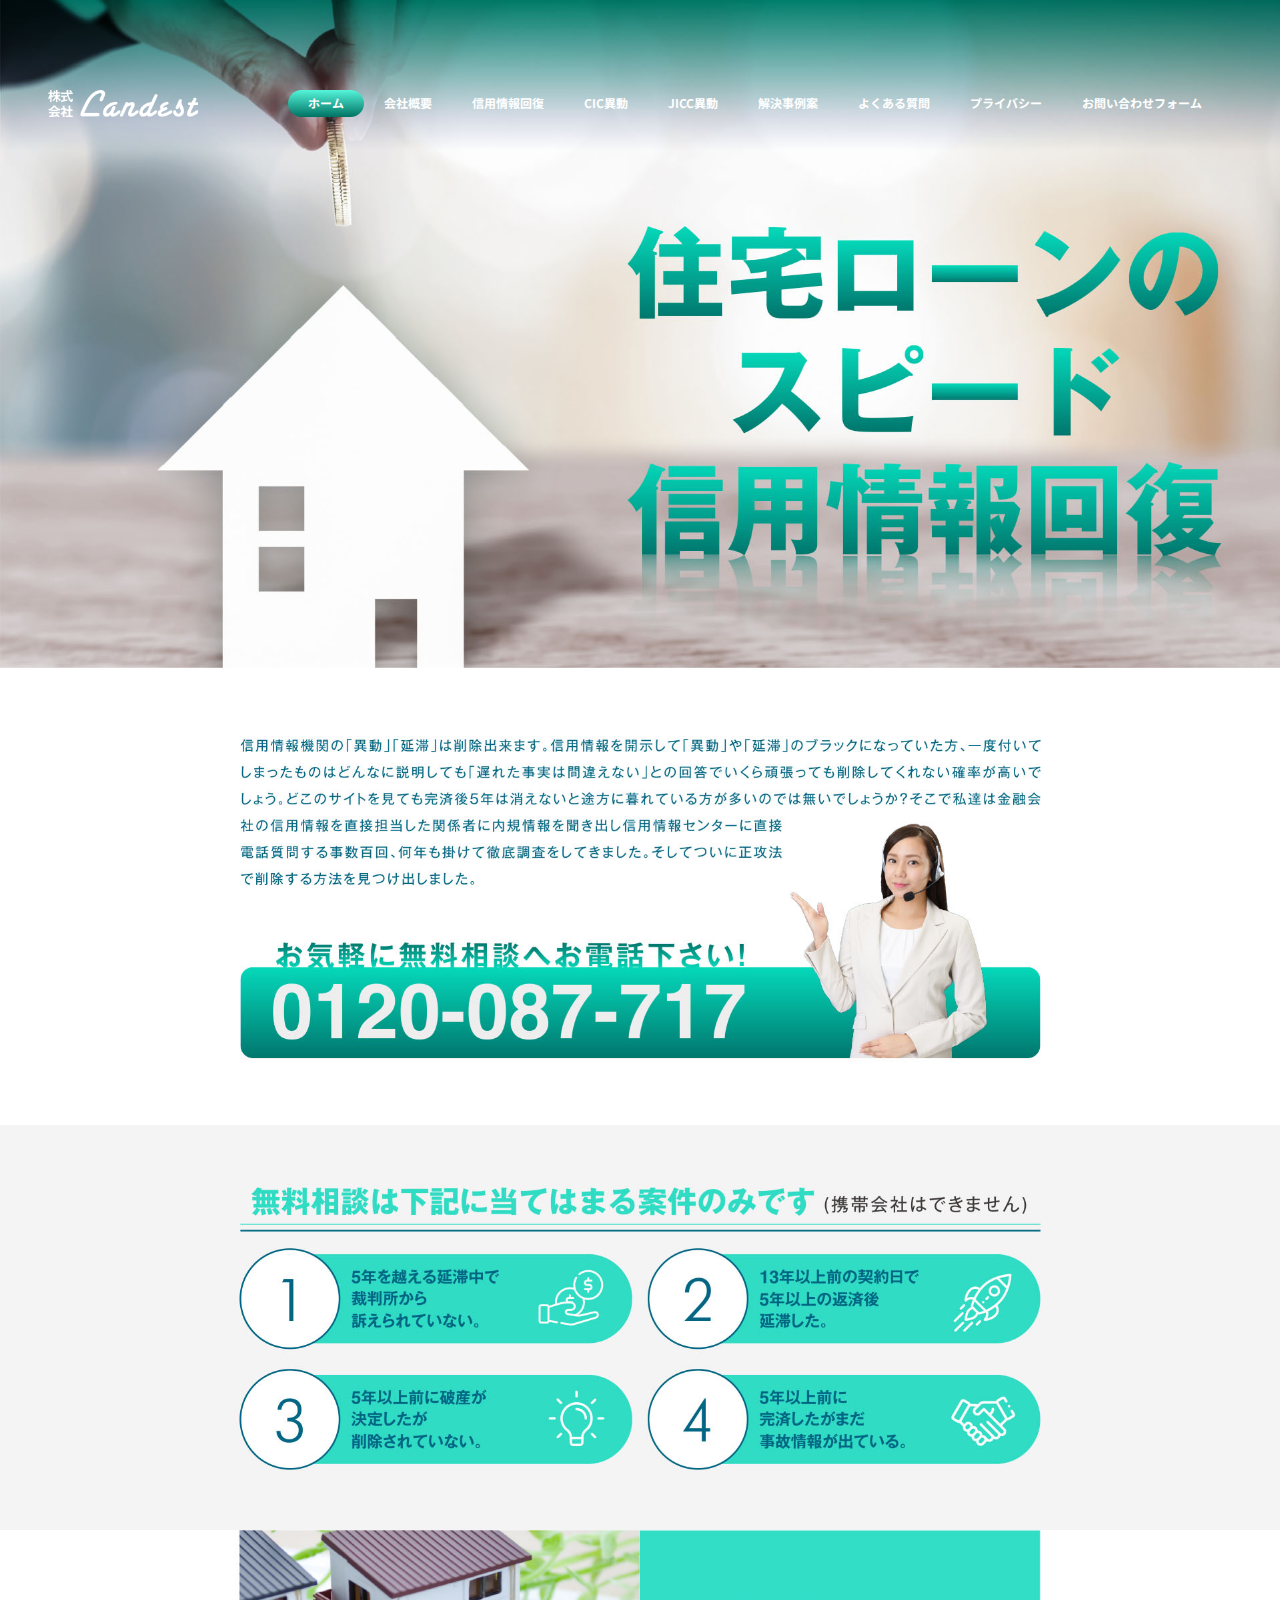
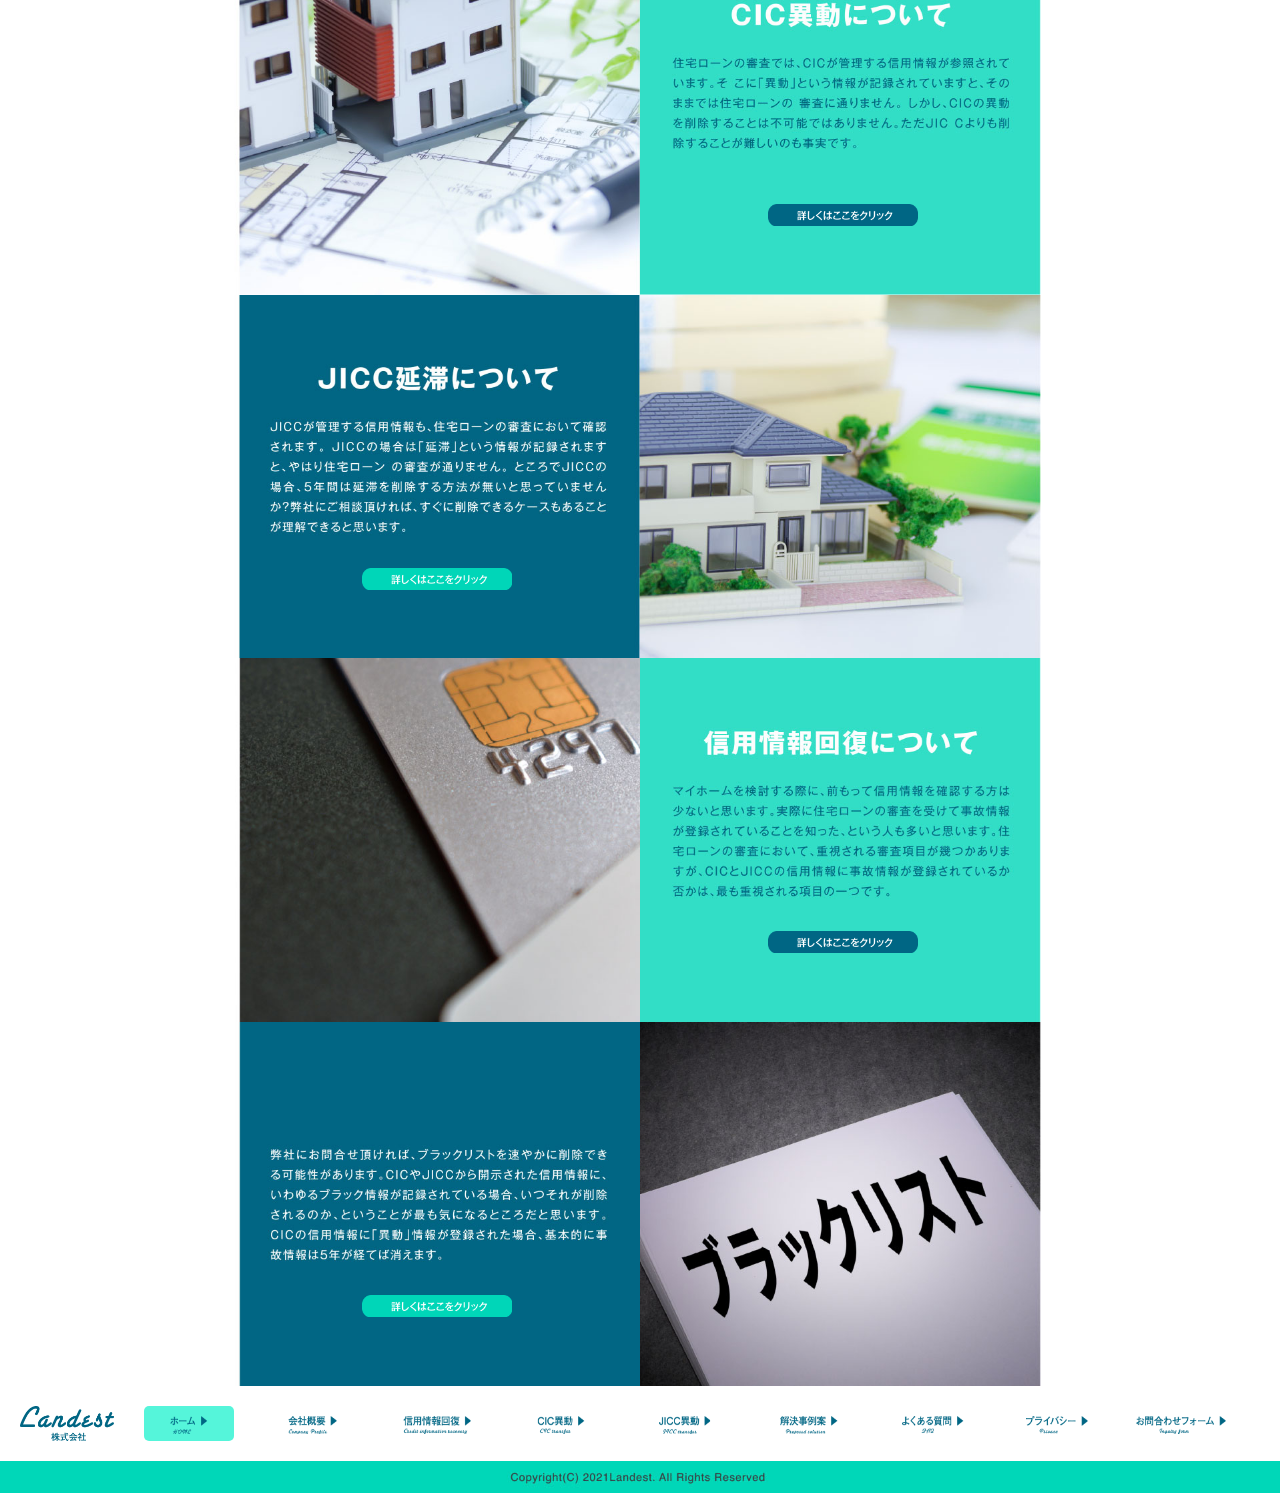
<file: index.html>
<!DOCTYPE html>
<html lang="en">

<head>
    <meta charset="UTF-8">
    <meta name="viewport" content="width=device-width, initial-scale=1.0">
    <meta http-equiv="X-UA-Compatible" content="ie=edge">
    <link
        href="https://fonts.googleapis.com/css2?family=Noto+Sans+JP:wght@500;700;900&family=Sawarabi+Gothic&display=swap"
        rel="stylesheet">
    <link rel="stylesheet" href="css/style.css">
    <link rel="stylesheet" href="css/menu.css">
    <title>株式会社Landest</title>
</head>

<body>
    <div class="container">
        <div class="b-img">
            <img src="img/top.jpg" alt="">
        </div>
        <div class="menu-wrap">
            <input type="checkbox" class="toggler">
            <div class="hamburger">
                <div></div>
            </div>
            <div class="menu">
                <div>
                    <div>
                        <ul>
                            <div class="logo"><img class="w200" src="img/logo.png" alt=""></div>
                            <div>
                                <li class="active"><a href="index.html">ホーム</a></li>
                                <li><a href="company.html">会社概要</a></li>
                                <li><a href="shin.html">信用情報回復</a></li>
                                <li><a href="cic.html">CIC異動</a></li>
                                <li><a href="jicc.html">JICC異動</a></li>
                                <li><a href="kaiketsu.html">解決事例案</a></li>
                                <li><a href="ask.html">よくある質問</a></li>
                                <li><a href="private.html">プライバシー</a></li>
                                <li><a href="contact.html">お問い合わせフォーム</a></li>
                            </div>
                        </ul>
                    </div>
                </div>
            </div>
        </div>
    </div>
    <div class="mid">
        <img src="img/img-1.jpg" alt="">
        <img src="img/img-2.jpg" alt="">

        <div class="img-3">
            <div class="p-1">
                <img src="img/p-1.jpg" alt="">
            </div>
            <div class="p-2">
                <img src="img/p-2.jpg" alt="">
                <a href="cic.html"><img src="img/button-1.png" alt=""></a>
            </div>
        </div>

        <div class="img-4">
            <div class="p-4">
                <img src="img/p-3.jpg" alt="">
                <a href="jicc.html"><img src="img/button-2.png" alt=""></a>
            </div>
            <div class="p-3">
                <img src="img/p-4.jpg" alt="">
            </div>
        </div>

        <div class="img-3">
            <div class="p-1">
                <img src="img/p-5.jpg" alt="">
            </div>
            <div class="p-2">
                <img src="img/p-6.jpg" alt="">
                <a href="shin.html"><img src="img/button-1.png" alt=""></a>
            </div>
        </div>

        <div class="img-4">
            <div class="p-4">
                <img src="img/p-7.jpg" alt="">
                <a href="blacklist.html"><img src="img/button-2.png" alt=""></a>
            </div>
            <div class="p-3">
                <img src="img/p-8.jpg" alt="">
            </div>
        </div>
        <div class="footer-nav">
            <ul>
                <div class="f-logo">
                    <img src="img/f-logo.png" alt="">
                </div>
                <a class="atv" href=""><img src="img/f-1.png" alt=""></a>
                <a href="company.html"><img src="img/f-2.png" alt=""></a>
                <a href="shin.html"><img src="img/f-3.png" alt=""></a>
                <a href="cic.html"><img src="img/f-4.png" alt=""></a>
                <a href="jicc.html"><img src="img/f-5.png" alt=""></a>
                <a href="kaiketsu.html"><img src="img/f-6.png" alt=""></a>
                <a href="ask.html"><img src="img/f-7.png" alt=""></a>
                <a href="private.html"><img src="img/f-8.png" alt=""></a>
                <a href="contact.html"><img src="img/f-9.png" alt=""></a>
            </ul>

        </div>
        <div class="footer">
            <img src="img/copy-right.jpg" alt="">
        </div>
    </div>
    </header>
</body>

</html>
</file>
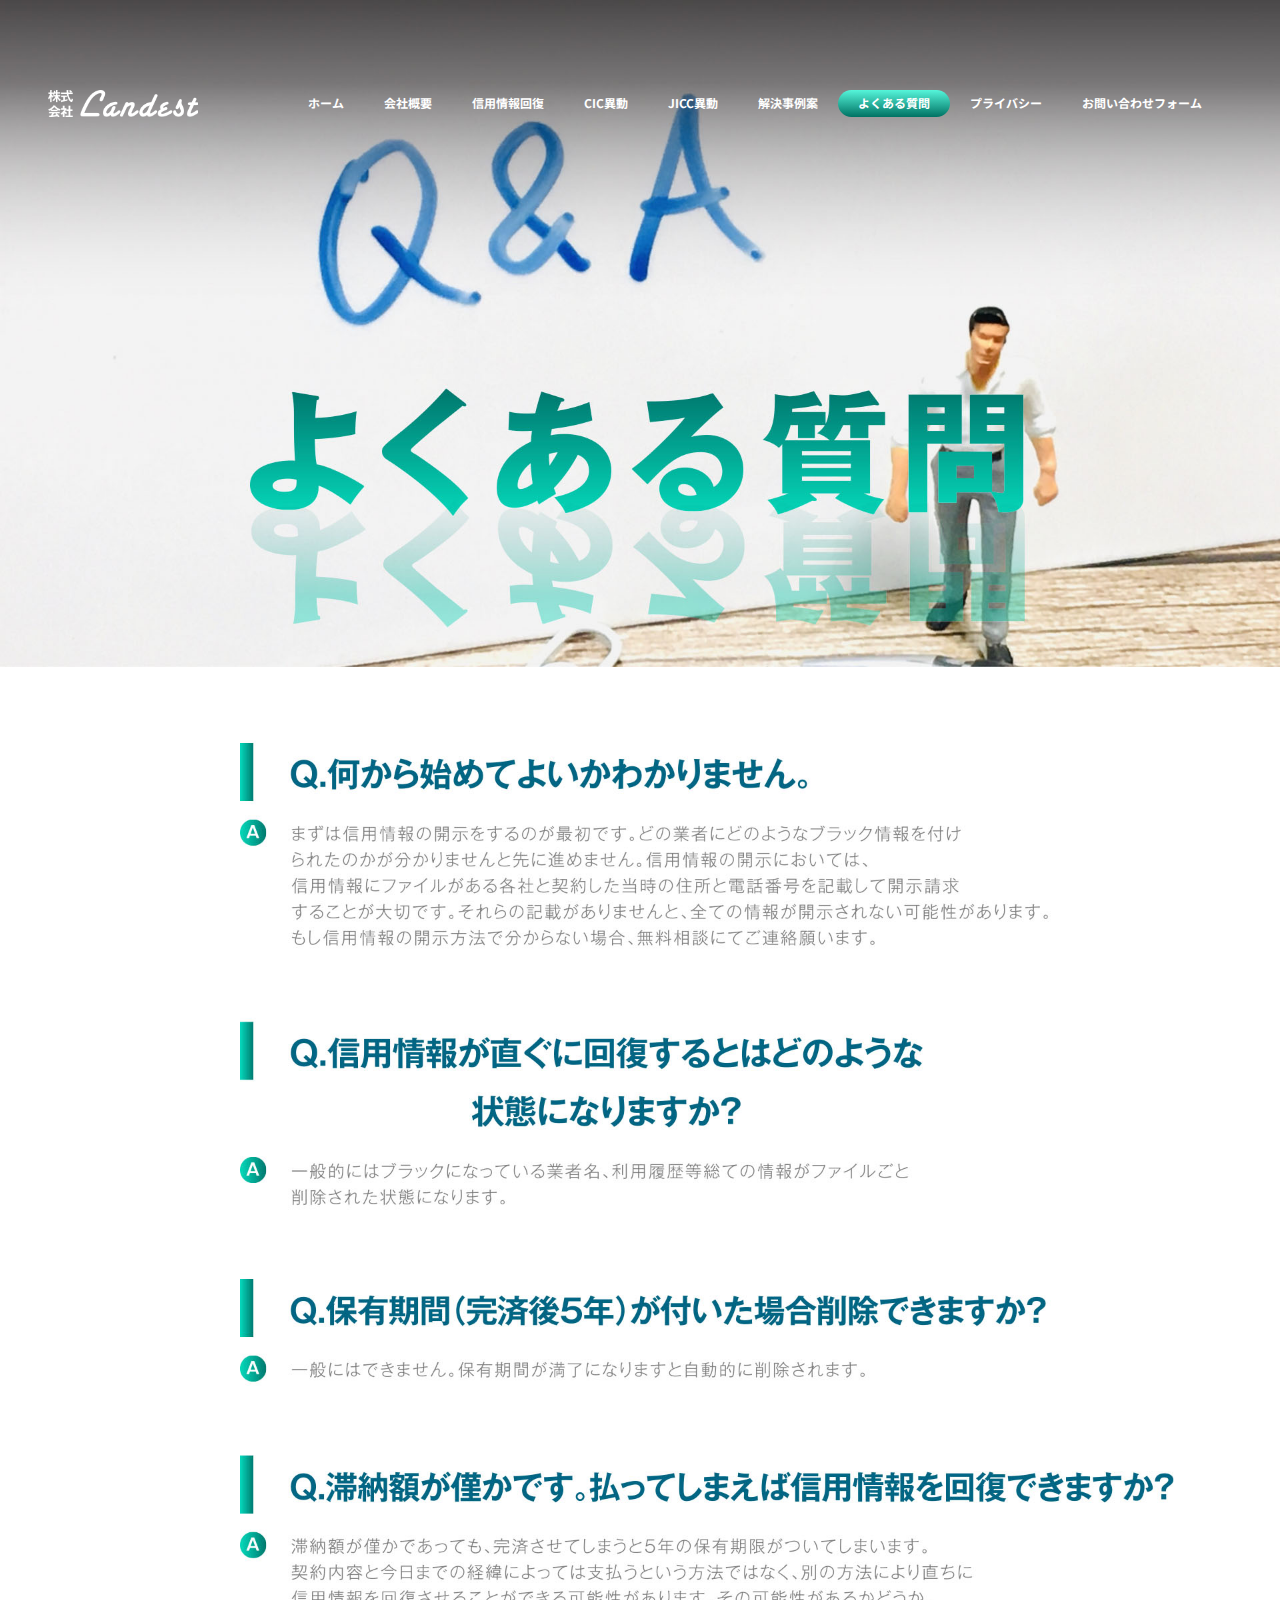
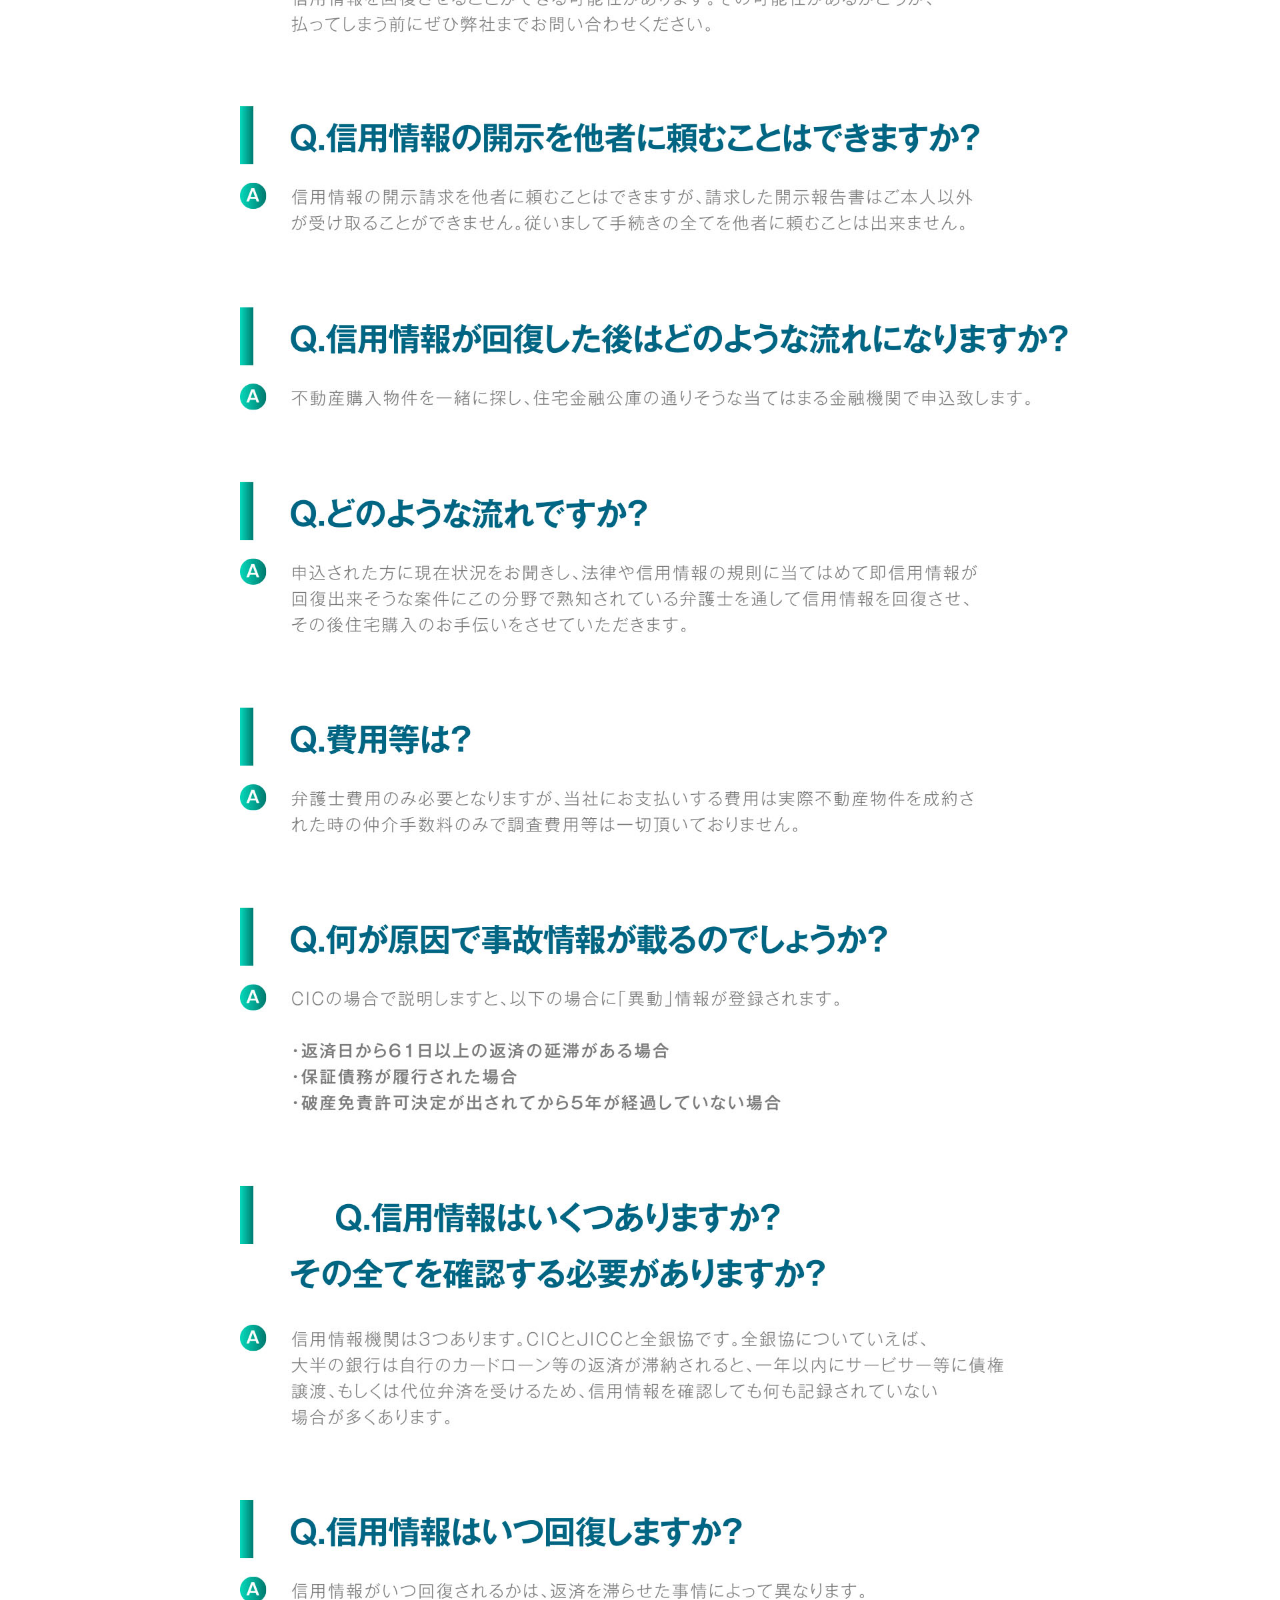
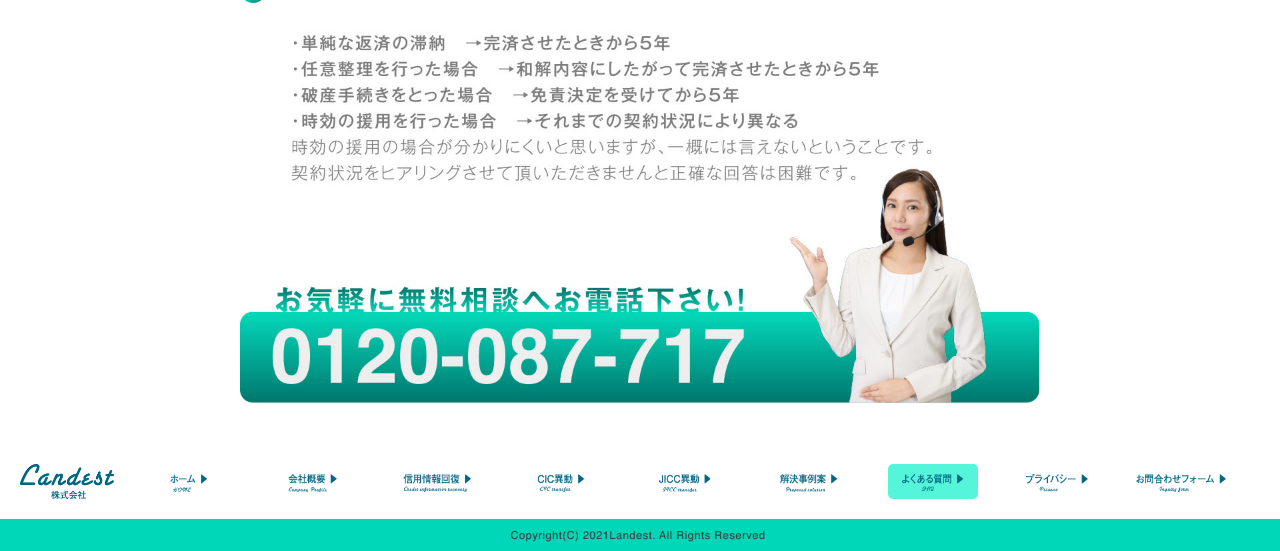
<file: ask.html>
<!DOCTYPE html>
<html lang="en">

<head>
    <meta charset="UTF-8">
    <meta name="viewport" content="width=device-width, initial-scale=1.0">
    <meta http-equiv="X-UA-Compatible" content="ie=edge">
    <link
        href="https://fonts.googleapis.com/css2?family=Noto+Sans+JP:wght@500;700;900&family=Sawarabi+Gothic&display=swap"
        rel="stylesheet">
    <link rel="stylesheet" href="css/style.css">
    <link rel="stylesheet" href="css/menu.css">
    <title>株式会社Landest | 解決事例案</title>
</head>

<body>
    <div class="container">
        <div class="b-img">
            <img src="img/ask-top.jpg" alt="">
        </div>
        <div class="menu-wrap">
            <input type="checkbox" class="toggler">
            <div class="hamburger">
                <div></div>
            </div>
            <div class="menu">
                <div>
                    <div>
                        <ul>
                            <div class="logo"><img class="w200" src="img/logo.png" alt=""></div>
                            <div>
                                <li><a href="index.html">ホーム</a></li>
                                <li><a href="company.html">会社概要</a></li>
                                <li><a href="shin.html">信用情報回復</a></li>
                                <li><a href="cic.html">CIC異動</a></li>
                                <li><a href="jicc.html">JICC異動</a></li>
                                <li><a href="kaiketsu.html">解決事例案</a></li>
                                <li class="active"><a href="ask.html">よくある質問</a></li>
                                <li><a href="private.html">プライバシー</a></li>
                                <li><a href="contact.html">お問い合わせフォーム</a></li>
                            </div>
                        </ul>
                    </div>
                </div>
            </div>
        </div>
    </div>
    <div class="mid">
        <img src="img/ask-img.jpg" alt="">

        <div class="footer-nav">
            <ul>
                <div class="f-logo">
                    <img src="img/f-logo.png" alt="">
                </div>
                <a href="index.html"><img src="img/f-1.png" alt=""></a>
                <a href="company.html"><img src="img/f-2.png" alt=""></a>
                <a href="shin.html"><img src="img/f-3.png" alt=""></a>
                <a href="cic.html"><img src="img/f-4.png" alt=""></a>
                <a href="jicc.html"><img src="img/f-5.png" alt=""></a>
                <a href="kaiketsu.html"><img src="img/f-6.png" alt=""></a>
                <a class="atv" href="ask.html"><img src="img/f-7.png" alt=""></a>
                <a href="private.html"><img src="img/f-8.png" alt=""></a>
                <a href="contact.html"><img src="img/f-9.png" alt=""></a>
            </ul>

        </div>
        <div class="footer">
            <img src="img/copy-right.jpg" alt="">
        </div>
    </div>
    </header>
</body>

</html>
</file>
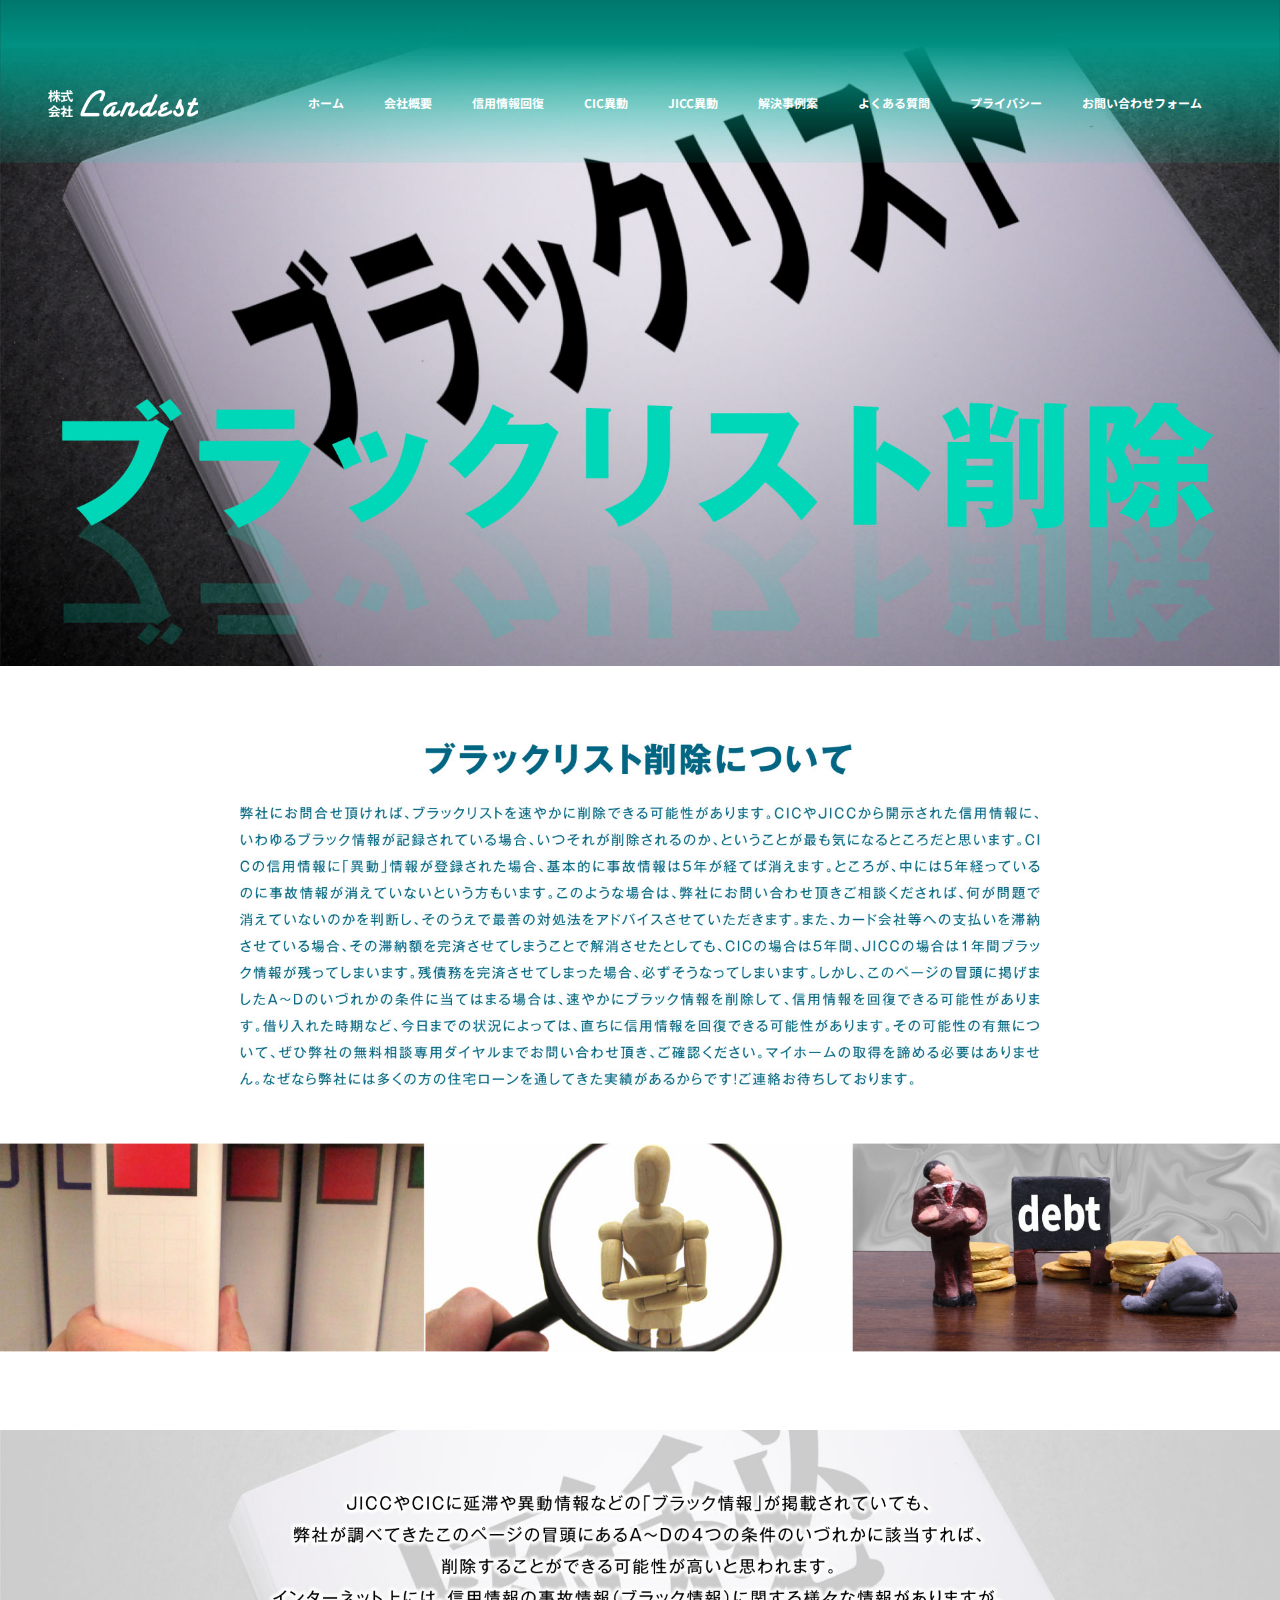
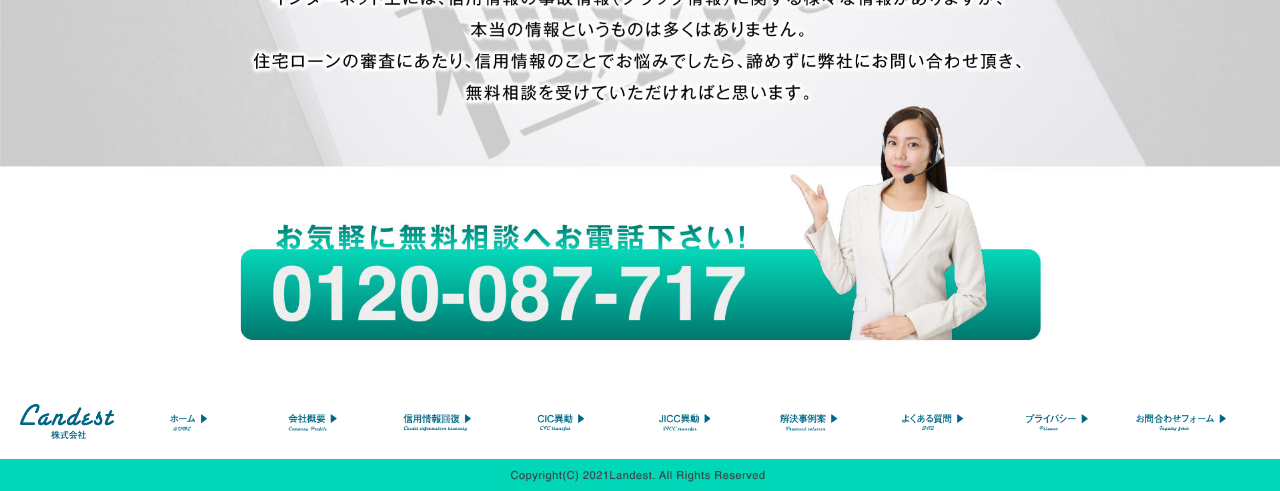
<file: blacklist.html>
<!DOCTYPE html>
<html lang="en">

<head>
    <meta charset="UTF-8">
    <meta name="viewport" content="width=device-width, initial-scale=1.0">
    <meta http-equiv="X-UA-Compatible" content="ie=edge">
    <link
        href="https://fonts.googleapis.com/css2?family=Noto+Sans+JP:wght@500;700;900&family=Sawarabi+Gothic&display=swap"
        rel="stylesheet">
    <link rel="stylesheet" href="css/style.css">
    <link rel="stylesheet" href="css/menu.css">
    <title>株式会社Landest | ブラックリスト</title>
</head>

<body>
    <div class="container">
        <div class="b-img">
            <img src="img/bl-top.jpg" alt="">
        </div>
        <div class="menu-wrap">
            <input type="checkbox" class="toggler">
            <div class="hamburger">
                <div></div>
            </div>
            <div class="menu">
                <div>
                    <div>
                        <ul>
                            <div class="logo"><img class="w200" src="img/logo.png" alt=""></div>
                            <div>
                                <li><a href="index.html">ホーム</a></li>
                                <li><a href="company.html">会社概要</a></li>
                                <li><a href="shin.html">信用情報回復</a></li>
                                <li><a href="cic.html">CIC異動</a></li>
                                <li><a href="jicc.html">JICC異動</a></li>
                                <li><a href="kaiketsu.html">解決事例案</a></li>
                                <li><a href="ask.html">よくある質問</a></li>
                                <li><a href="private.html">プライバシー</a></li>
                                <li><a href="contact.html">お問い合わせフォーム</a></li>
                            </div>
                        </ul>
                    </div>
                </div>
            </div>
        </div>
    </div>
    <div class="mid">
        <img src="img/bl-img-1.jpg" alt="">
        <img src="img/bl-img-2.jpg" alt="">
        <img src="img/bl-img-3.jpg" alt="">

        <div class="footer-nav">
            <ul>
                <div class="f-logo">
                    <img src="img/f-logo.png" alt="">
                </div>
                <a href="index.html"><img src="img/f-1.png" alt=""></a>
                <a href="company.html"><img src="img/f-2.png" alt=""></a>
                <a href="shin.html"><img src="img/f-3.png" alt=""></a>
                <a href="cic.html"><img src="img/f-4.png" alt=""></a>
                <a href="jicc.html"><img src="img/f-5.png" alt=""></a>
                <a href="kaiketsu.html"><img src="img/f-6.png" alt=""></a>
                <a href="ask.html"><img src="img/f-7.png" alt=""></a>
                <a href="private.html"><img src="img/f-8.png" alt=""></a>
                <a href="contact.html"><img src="img/f-9.png" alt=""></a>
            </ul>

        </div>
        <div class="footer">
            <img src="img/copy-right.jpg" alt="">
        </div>
    </div>
    </header>
</body>

</html>
</file>
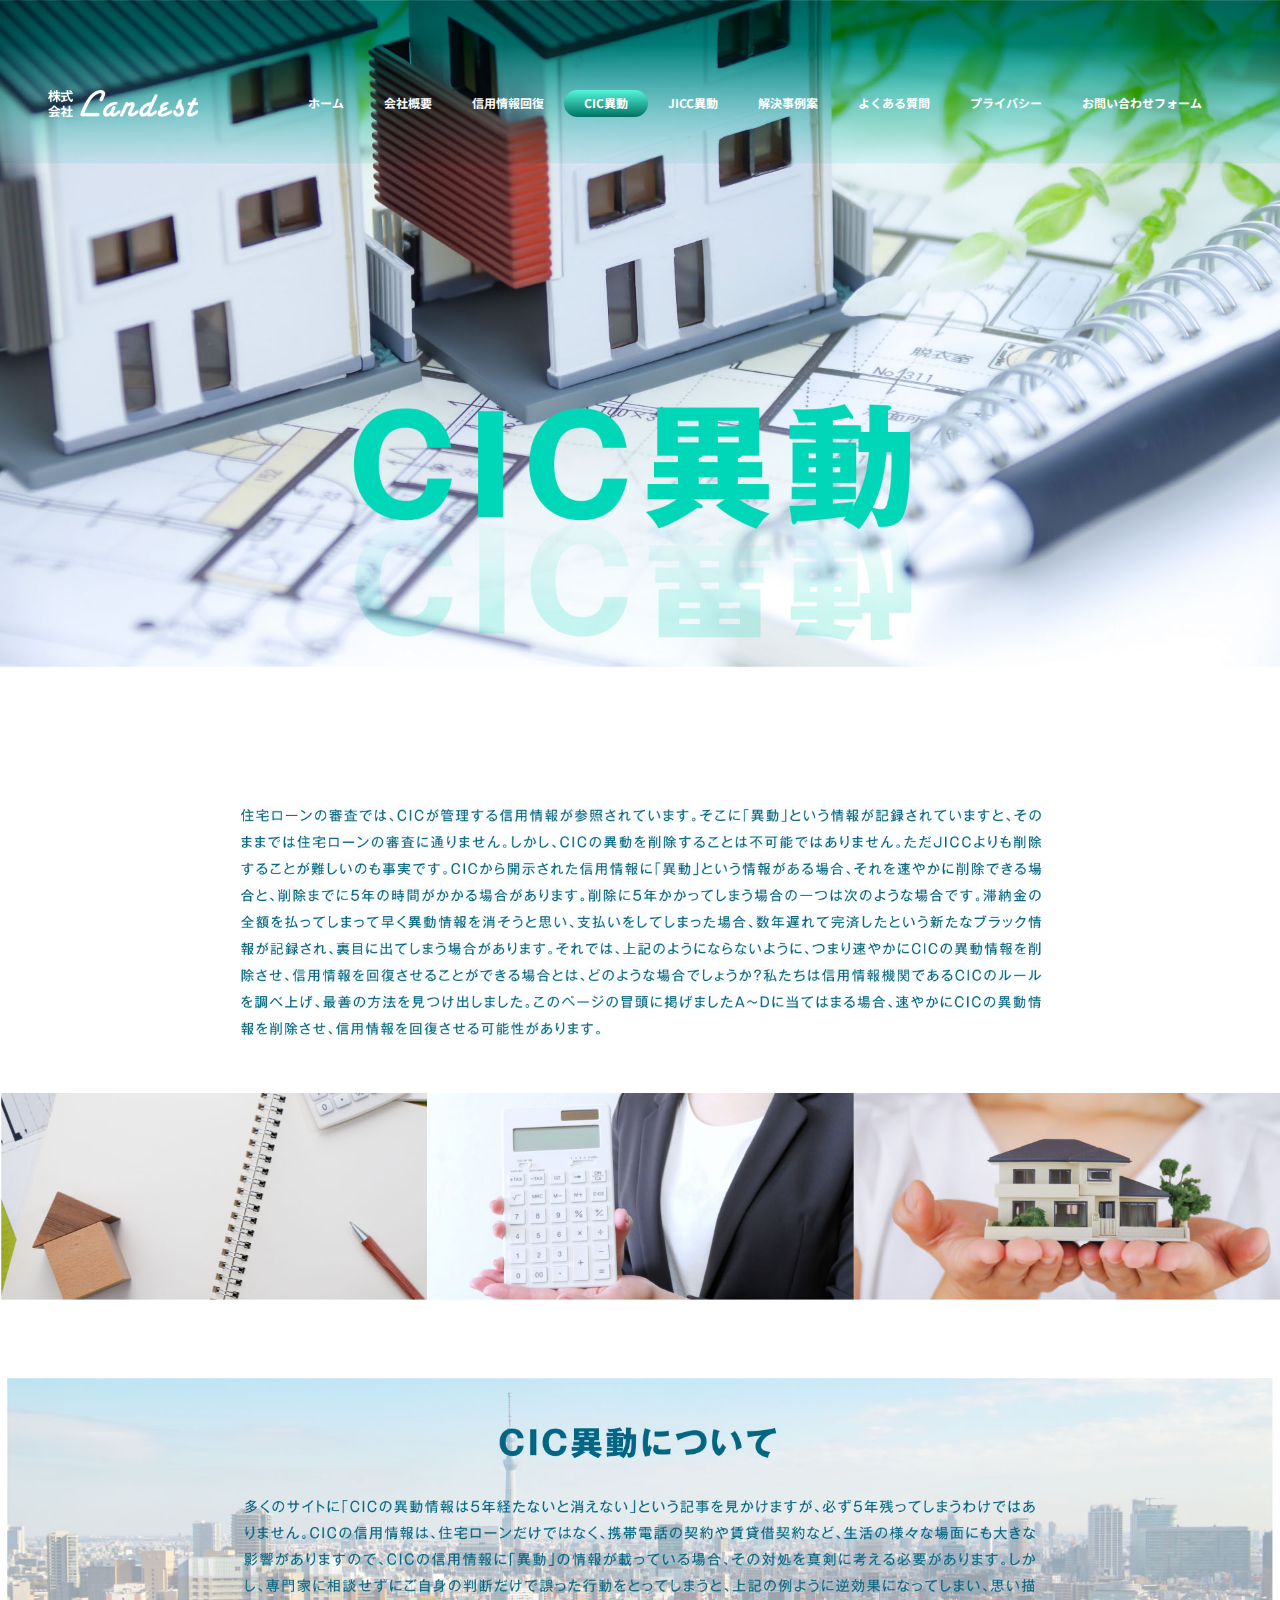
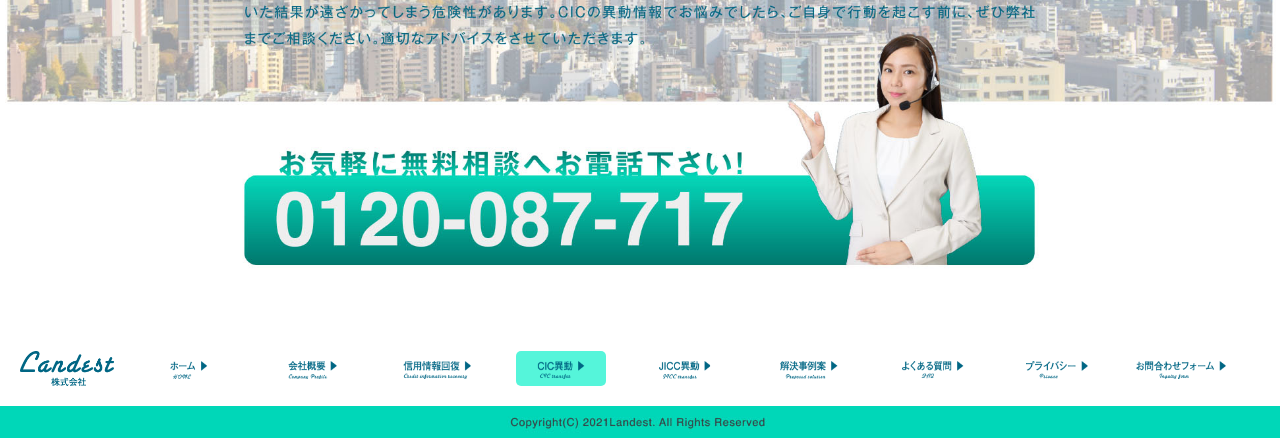
<file: cic.html>
<!DOCTYPE html>
<html lang="en">

<head>
    <meta charset="UTF-8">
    <meta name="viewport" content="width=device-width, initial-scale=1.0">
    <meta http-equiv="X-UA-Compatible" content="ie=edge">
    <link
        href="https://fonts.googleapis.com/css2?family=Noto+Sans+JP:wght@500;700;900&family=Sawarabi+Gothic&display=swap"
        rel="stylesheet">
    <link rel="stylesheet" href="css/style.css">
    <link rel="stylesheet" href="css/menu.css">
    <title>株式会社Landest | CIC異動</title>
</head>

<body>
    <div class="container">
        <div class="b-img">
            <img src="img/top-cic.jpg" alt="">
        </div>
        <div class="menu-wrap">
            <input type="checkbox" class="toggler">
            <div class="hamburger">
                <div></div>
            </div>
            <div class="menu">
                <div>
                    <div>
                        <ul>
                            <div class="logo"><img class="w200" src="img/logo.png" alt=""></div>
                            <div>
                                <li><a href="index.html">ホーム</a></li>
                                <li><a href="company.html">会社概要</a></li>
                                <li><a href="shin.html">信用情報回復</a></li>
                                <li class="active"><a href="cic.html">CIC異動</a></li>
                                <li><a href="jicc.html">JICC異動</a></li>
                                <li><a href="kaiketsu.html">解決事例案</a></li>
                                <li><a href="ask.html">よくある質問</a></li>
                                <li><a href="private.html">プライバシー</a></li>
                                <li><a href="contact.html">お問い合わせフォーム</a></li>
                            </div>
                        </ul>
                    </div>
                </div>
            </div>
        </div>
    </div>
    <div class="mid">
        <img src="img/cic-img-1.jpg" alt="">
        <img src="img/cic-img-2.jpg" alt="">
        <img src="img/cic-img-3.jpg" alt="">

        <div class="footer-nav">
            <ul>
                <div class="f-logo">
                    <img src="img/f-logo.png" alt="">
                </div>
                <a href="index.html"><img src="img/f-1.png" alt=""></a>
                <a href="company.html"><img src="img/f-2.png" alt=""></a>
                <a href="shin.html"><img src="img/f-3.png" alt=""></a>
                <a class="atv" href="cic.html"><img src="img/f-4.png" alt=""></a>
                <a href="jicc.html"><img src="img/f-5.png" alt=""></a>
                <a href="kaiketsu.html"><img src="img/f-6.png" alt=""></a>
                <a href="ask.html"><img src="img/f-7.png" alt=""></a>
                <a href="private.html"><img src="img/f-8.png" alt=""></a>
                <a href="contact.html"><img src="img/f-9.png" alt=""></a>
            </ul>

        </div>
        <div class="footer">
            <img src="img/copy-right.jpg" alt="">
        </div>
    </div>
    </header>
</body>

</html>
</file>
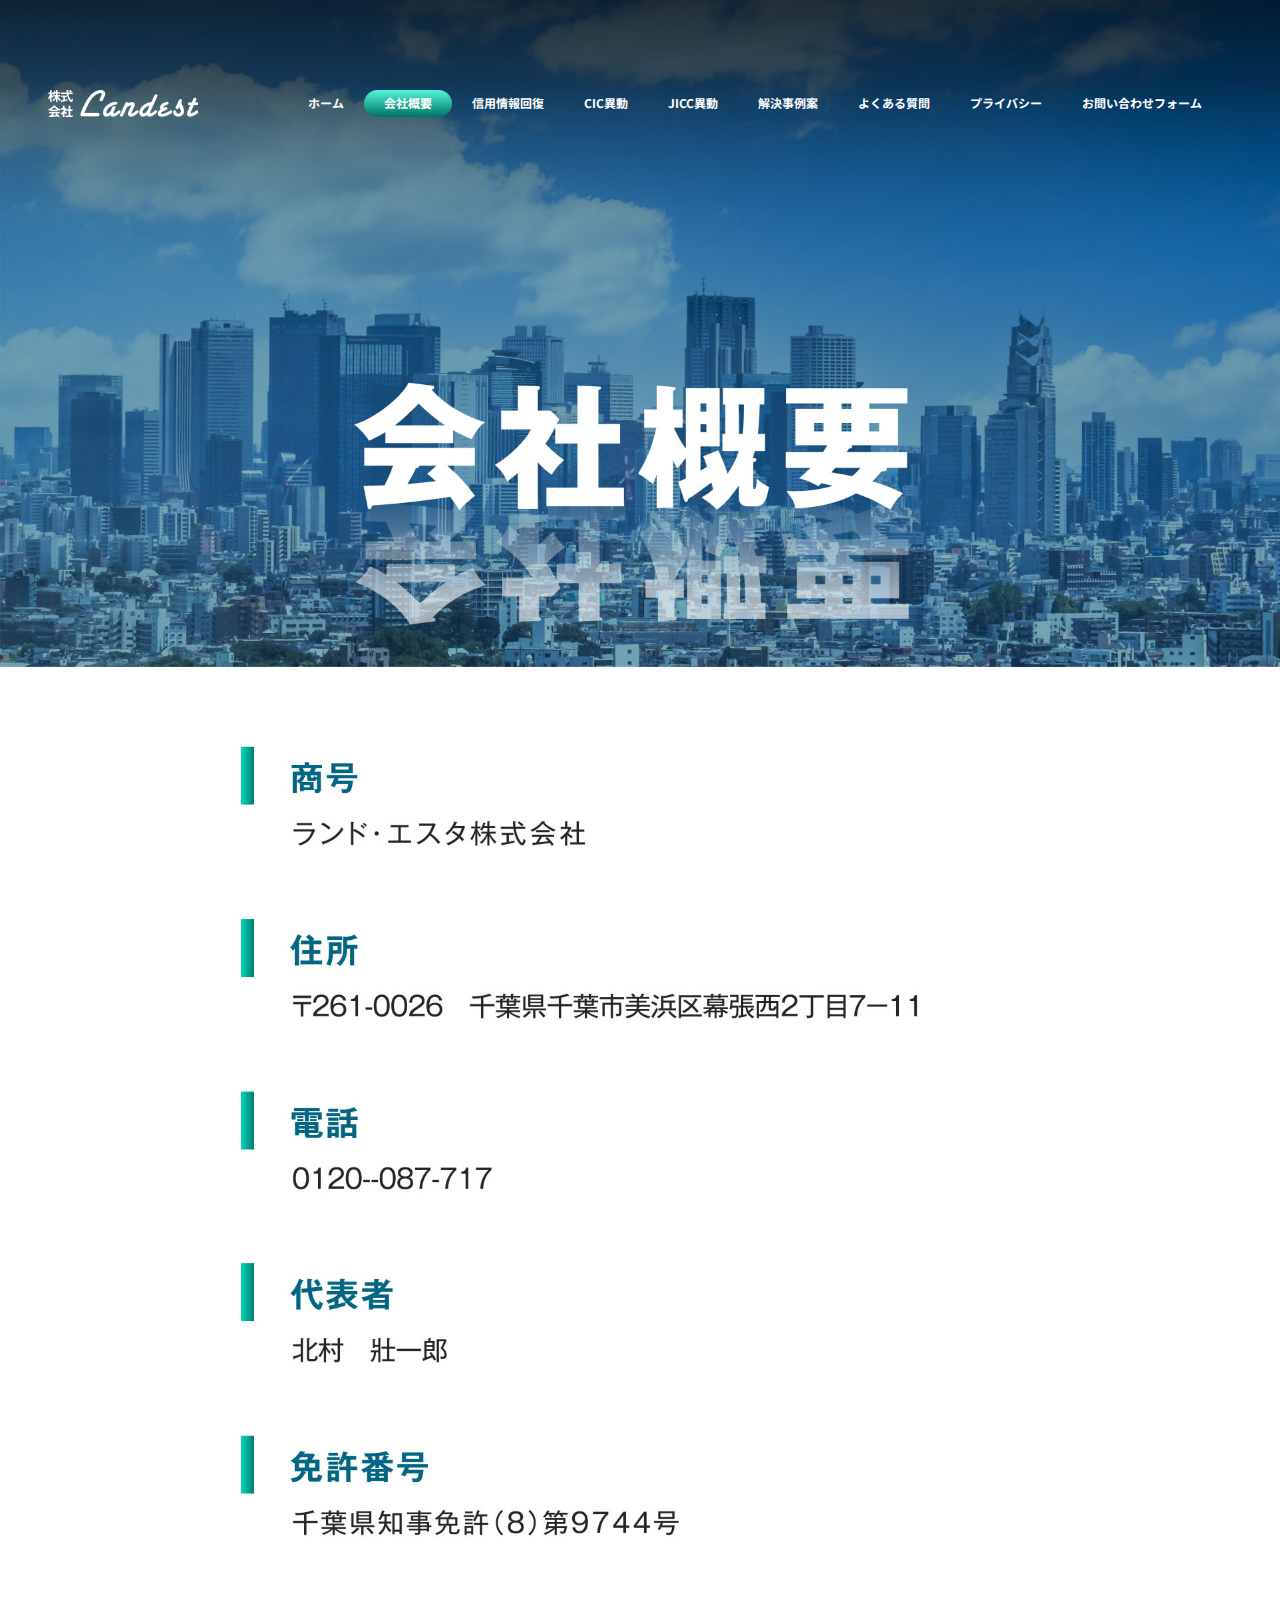
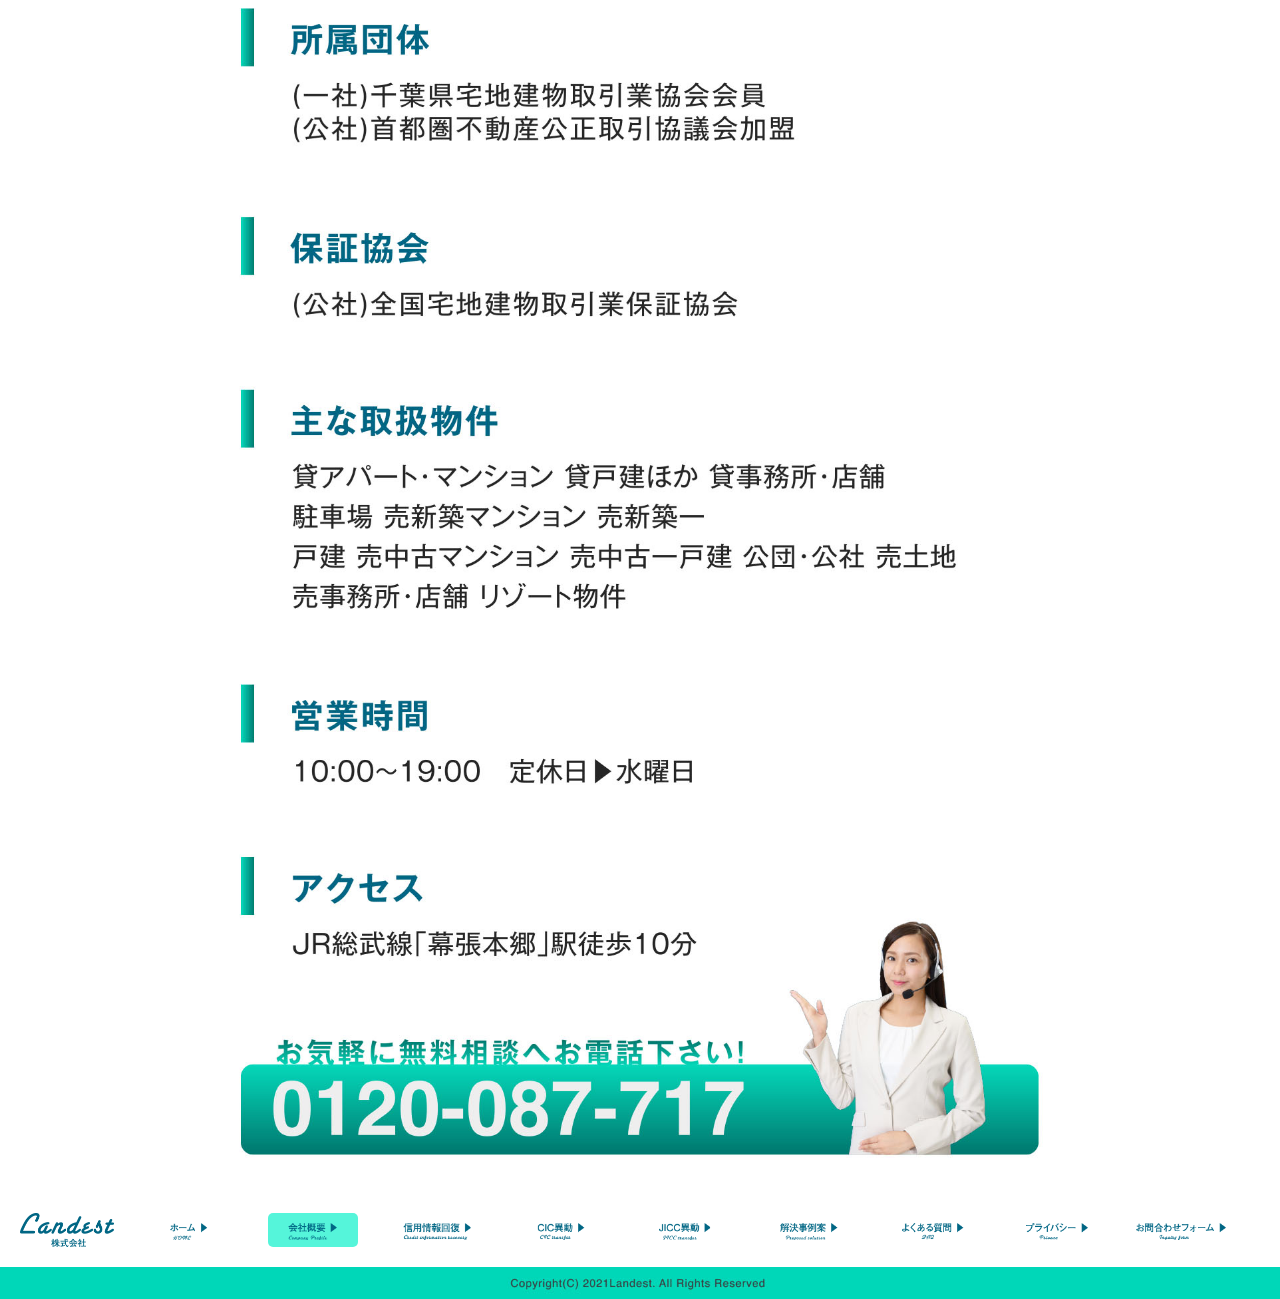
<file: company.html>
<!DOCTYPE html>
<html lang="en">

<head>
    <meta charset="UTF-8">
    <meta name="viewport" content="width=device-width, initial-scale=1.0">
    <meta http-equiv="X-UA-Compatible" content="ie=edge">
    <link
        href="https://fonts.googleapis.com/css2?family=Noto+Sans+JP:wght@500;700;900&family=Sawarabi+Gothic&display=swap"
        rel="stylesheet">
    <link rel="stylesheet" href="css/style.css">
    <link rel="stylesheet" href="css/menu.css">
    <title>株式会社Landest | 会社概要</title>
</head>

<body>
    <div class="container">
        <div class="b-img">
            <img src="img/company-top.jpg" alt="">
        </div>
        <div class="menu-wrap">
            <input type="checkbox" class="toggler">
            <div class="hamburger">
                <div></div>
            </div>
            <div class="menu">
                <div>
                    <div>
                        <ul>
                            <div class="logo"><img class="w200" src="img/logo.png" alt=""></div>
                            <div>
                                <li><a href="index.html">ホーム</a></li>
                                <li class="active"><a href="#">会社概要</a></li>
                                <li><a href="shin.html">信用情報回復</a></li>
                                <li><a href="cic.html">CIC異動</a></li>
                                <li><a href="jicc.html">JICC異動</a></li>
                                <li><a href="kaiketsu.html">解決事例案</a></li>
                                <li><a href="ask.html">よくある質問</a></li>
                                <li><a href="private.html">プライバシー</a></li>
                                <li><a href="contact.html">お問い合わせフォーム</a></li>
                            </div>
                        </ul>
                    </div>
                </div>
            </div>
        </div>
    </div>
    <div class="mid">
        <img src="img/company-img.jpg" alt="">

        <div class="footer-nav">
            <ul>
                <div class="f-logo">
                    <img src="img/f-logo.png" alt="">
                </div>
                <a href="index.html"><img src="img/f-1.png" alt=""></a>
                <a class="atv" href="company.html"><img src="img/f-2.png" alt=""></a>
                <a href="shin.html"><img src="img/f-3.png" alt=""></a>
                <a href="cic.html"><img src="img/f-4.png" alt=""></a>
                <a href="jicc.html"><img src="img/f-5.png" alt=""></a>
                <a href="kaiketsu.html"><img src="img/f-6.png" alt=""></a>
                <a href="ask.html"><img src="img/f-7.png" alt=""></a>
                <a href="private.html"><img src="img/f-8.png" alt=""></a>
                <a href="contact.html"><img src="img/f-9.png" alt=""></a>
            </ul>

        </div>
        <div class="footer">
            <img src="img/copy-right.jpg" alt="">
        </div>
    </div>
    </header>
</body>

</html>
</file>
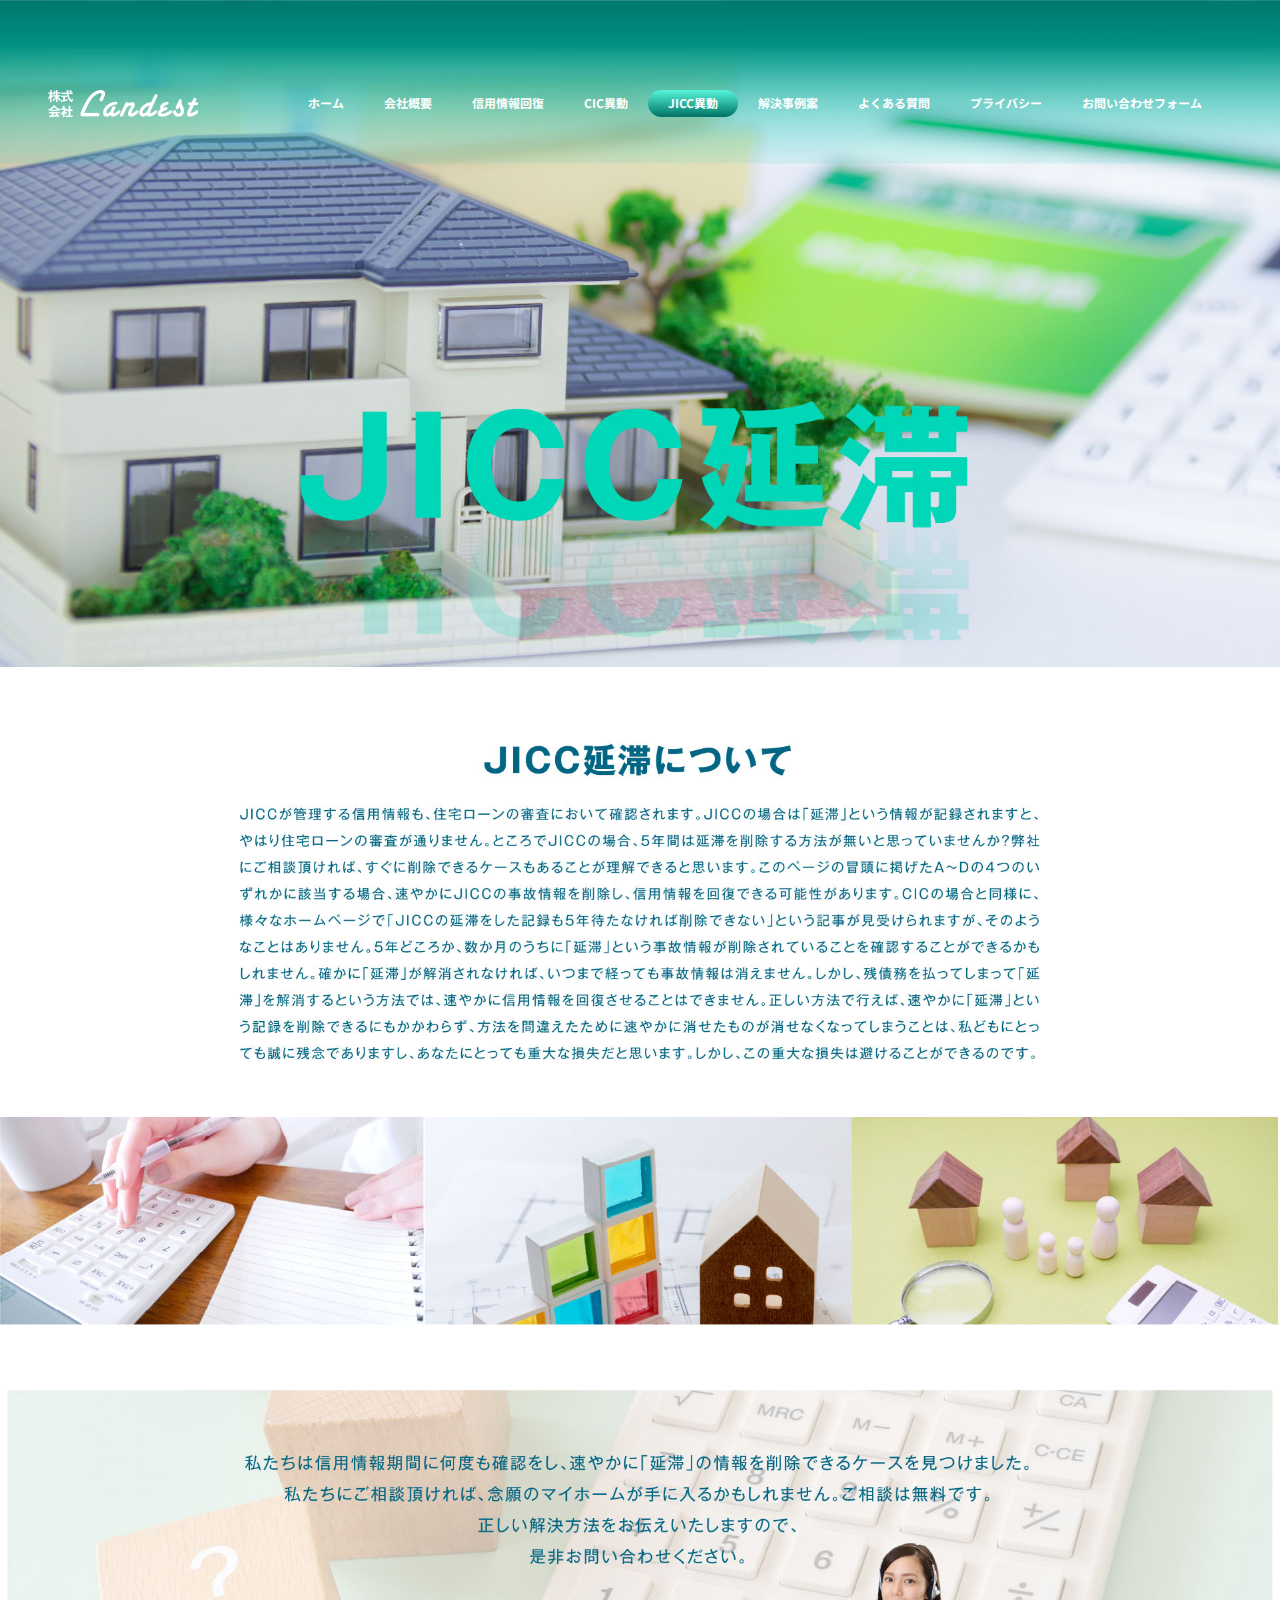
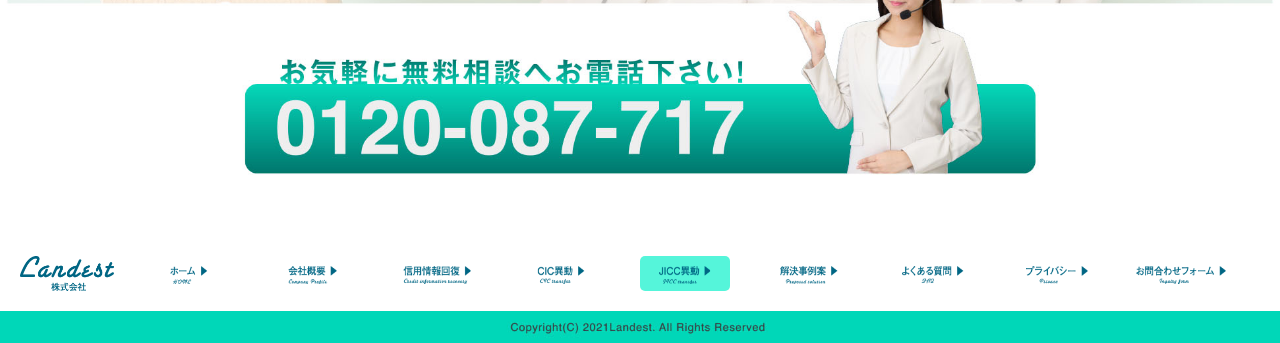
<file: jicc.html>
<!DOCTYPE html>
<html lang="en">

<head>
    <meta charset="UTF-8">
    <meta name="viewport" content="width=device-width, initial-scale=1.0">
    <meta http-equiv="X-UA-Compatible" content="ie=edge">
    <link
        href="https://fonts.googleapis.com/css2?family=Noto+Sans+JP:wght@500;700;900&family=Sawarabi+Gothic&display=swap"
        rel="stylesheet">
    <link rel="stylesheet" href="css/style.css">
    <link rel="stylesheet" href="css/menu.css">
    <title>株式会社Landest | JICC異動</title>
</head>

<body>
    <div class="container">
        <div class="b-img">
            <img src="img/jicc-top.jpg" alt="">
        </div>
        <div class="menu-wrap">
            <input type="checkbox" class="toggler">
            <div class="hamburger">
                <div></div>
            </div>
            <div class="menu">
                <div>
                    <div>
                        <ul>
                            <div class="logo"><img class="w200" src="img/logo.png" alt=""></div>
                            <div>
                                <li><a href="index.html">ホーム</a></li>
                                <li><a href="company.html">会社概要</a></li>
                                <li><a href="shin.html">信用情報回復</a></li>
                                <li><a href="cic.html">CIC異動</a></li>
                                <li class="active"><a href="jicc.html">JICC異動</a></li>
                                <li><a href="kaiketsu.html">解決事例案</a></li>
                                <li><a href="ask.html">よくある質問</a></li>
                                <li><a href="private.html">プライバシー</a></li>
                                <li><a href="contact.html">お問い合わせフォーム</a></li>
                            </div>
                        </ul>
                    </div>
                </div>
            </div>
        </div>
    </div>
    <div class="mid">
        <img src="img/jicc-img-1.jpg" alt="">
        <img src="img/jicc-img-2.jpg" alt="">
        <img src="img/jicc-img-3.jpg" alt="">

        <div class="footer-nav">
            <ul>
                <div class="f-logo">
                    <img src="img/f-logo.png" alt="">
                </div>
                <a href="index.html"><img src="img/f-1.png" alt=""></a>
                <a href="company.html"><img src="img/f-2.png" alt=""></a>
                <a href="shin.html"><img src="img/f-3.png" alt=""></a>
                <a href="cic.html"><img src="img/f-4.png" alt=""></a>
                <a class="atv" href="jicc.html"><img src="img/f-5.png" alt=""></a>
                <a href="kaiketsu.html"><img src="img/f-6.png" alt=""></a>
                <a href="ask.html"><img src="img/f-7.png" alt=""></a>
                <a href="private.html"><img src="img/f-8.png" alt=""></a>
                <a href="contact.html"><img src="img/f-9.png" alt=""></a>
            </ul>

        </div>
        <div class="footer">
            <img src="img/copy-right.jpg" alt="">
        </div>
    </div>
    </header>
</body>

</html>
</file>
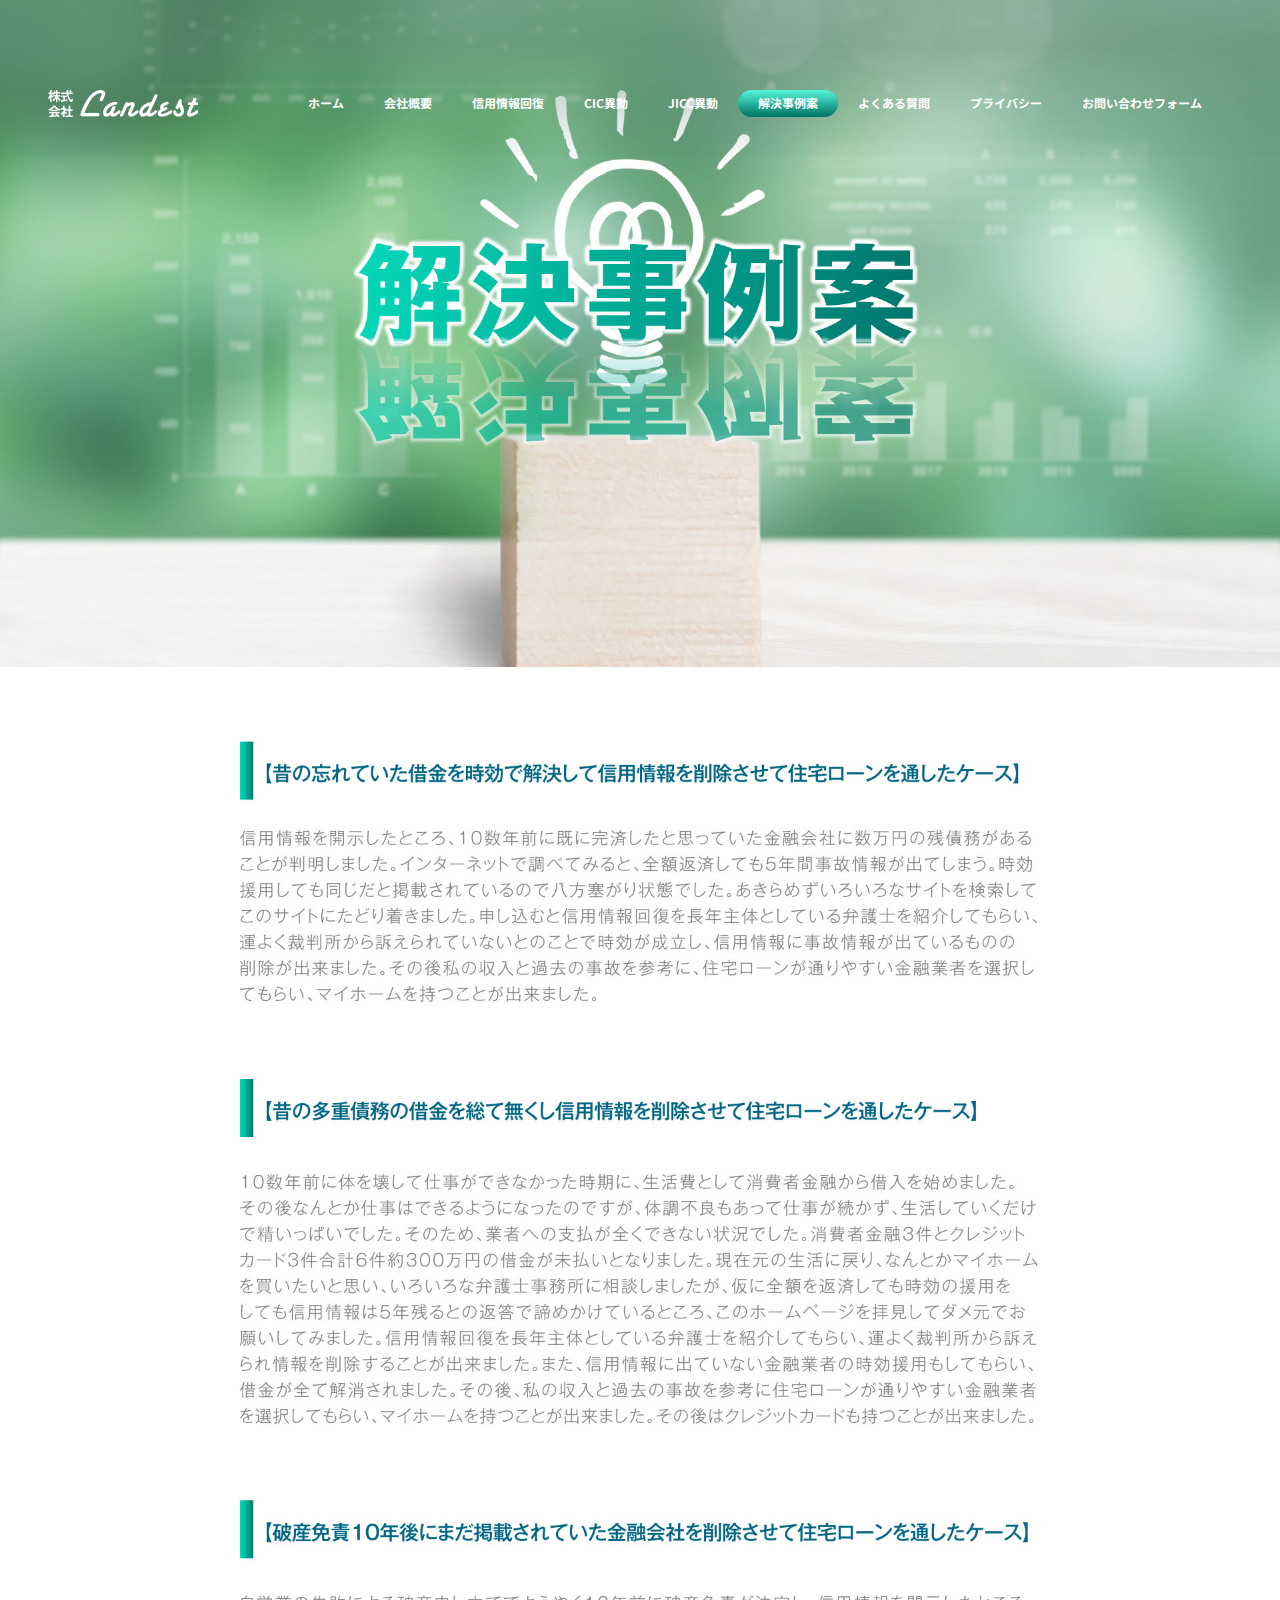
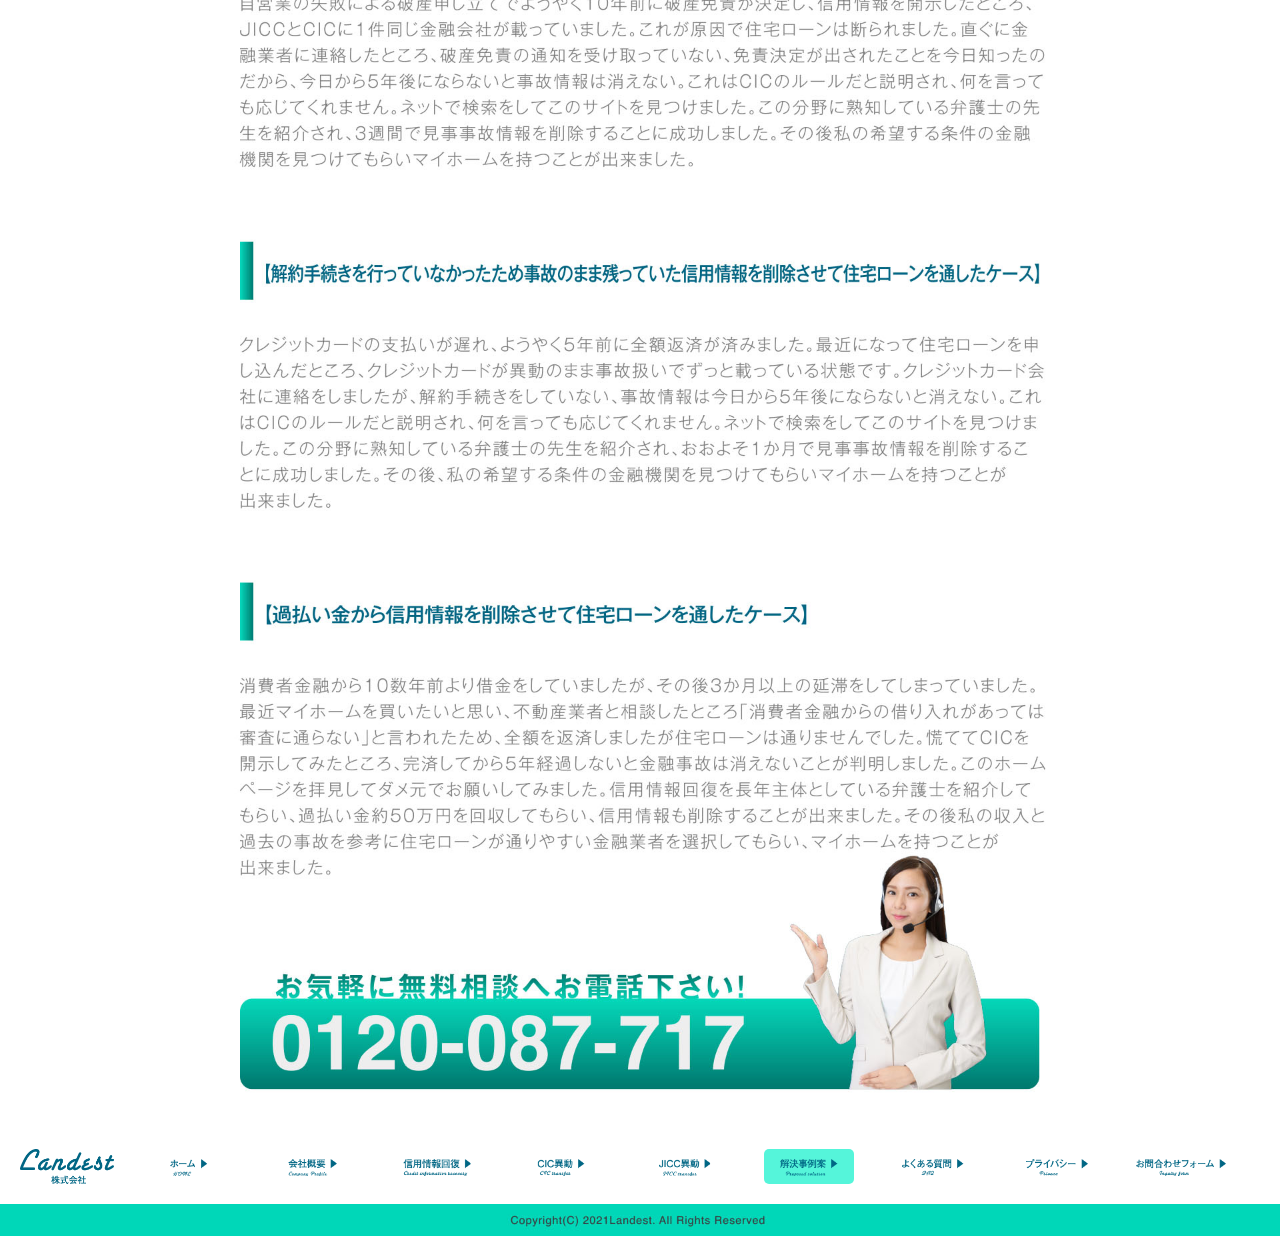
<file: kaiketsu.html>
<!DOCTYPE html>
<html lang="en">

<head>
    <meta charset="UTF-8">
    <meta name="viewport" content="width=device-width, initial-scale=1.0">
    <meta http-equiv="X-UA-Compatible" content="ie=edge">
    <link
        href="https://fonts.googleapis.com/css2?family=Noto+Sans+JP:wght@500;700;900&family=Sawarabi+Gothic&display=swap"
        rel="stylesheet">
    <link rel="stylesheet" href="css/style.css">
    <link rel="stylesheet" href="css/menu.css">
    <title>株式会社Landest | 解決事例案</title>
</head>

<body>
    <div class="container">
        <div class="b-img">
            <img src="img/kaiketsu-top.jpg" alt="">
        </div>
        <div class="menu-wrap">
            <input type="checkbox" class="toggler">
            <div class="hamburger">
                <div></div>
            </div>
            <div class="menu">
                <div>
                    <div>
                        <ul>
                            <div class="logo"><img class="w200" src="img/logo.png" alt=""></div>
                            <div>
                                <li><a href="index.html">ホーム</a></li>
                                <li><a href="company.html">会社概要</a></li>
                                <li><a href="shin.html">信用情報回復</a></li>
                                <li><a href="cic.html">CIC異動</a></li>
                                <li><a href="jicc.html">JICC異動</a></li>
                                <li class="active"><a href="kaiketsu.html">解決事例案</a></li>
                                <li><a href="ask.html">よくある質問</a></li>
                                <li><a href="private.html">プライバシー</a></li>
                                <li><a href="contact.html">お問い合わせフォーム</a></li>
                            </div>
                        </ul>
                    </div>
                </div>
            </div>
        </div>
    </div>
    <div class="mid">
        <img src="img/kaiketsu-img.jpg" alt="">

        <div class="footer-nav">
            <ul>
                <div class="f-logo">
                    <img src="img/f-logo.png" alt="">
                </div>
                <a href="index.html"><img src="img/f-1.png" alt=""></a>
                <a href="company.html"><img src="img/f-2.png" alt=""></a>
                <a href="shin.html"><img src="img/f-3.png" alt=""></a>
                <a href="cic.html"><img src="img/f-4.png" alt=""></a>
                <a href="jicc.html"><img src="img/f-5.png" alt=""></a>
                <a class="atv" href="kaiketsu.html"><img src="img/f-6.png" alt=""></a>
                <a href="ask.html"><img src="img/f-7.png" alt=""></a>
                <a href="private.html"><img src="img/f-8.png" alt=""></a>
                <a href="contact.html"><img src="img/f-9.png" alt=""></a>
            </ul>

        </div>
        <div class="footer">
            <img src="img/copy-right.jpg" alt="">
        </div>
    </div>
    </header>
</body>

</html>
</file>
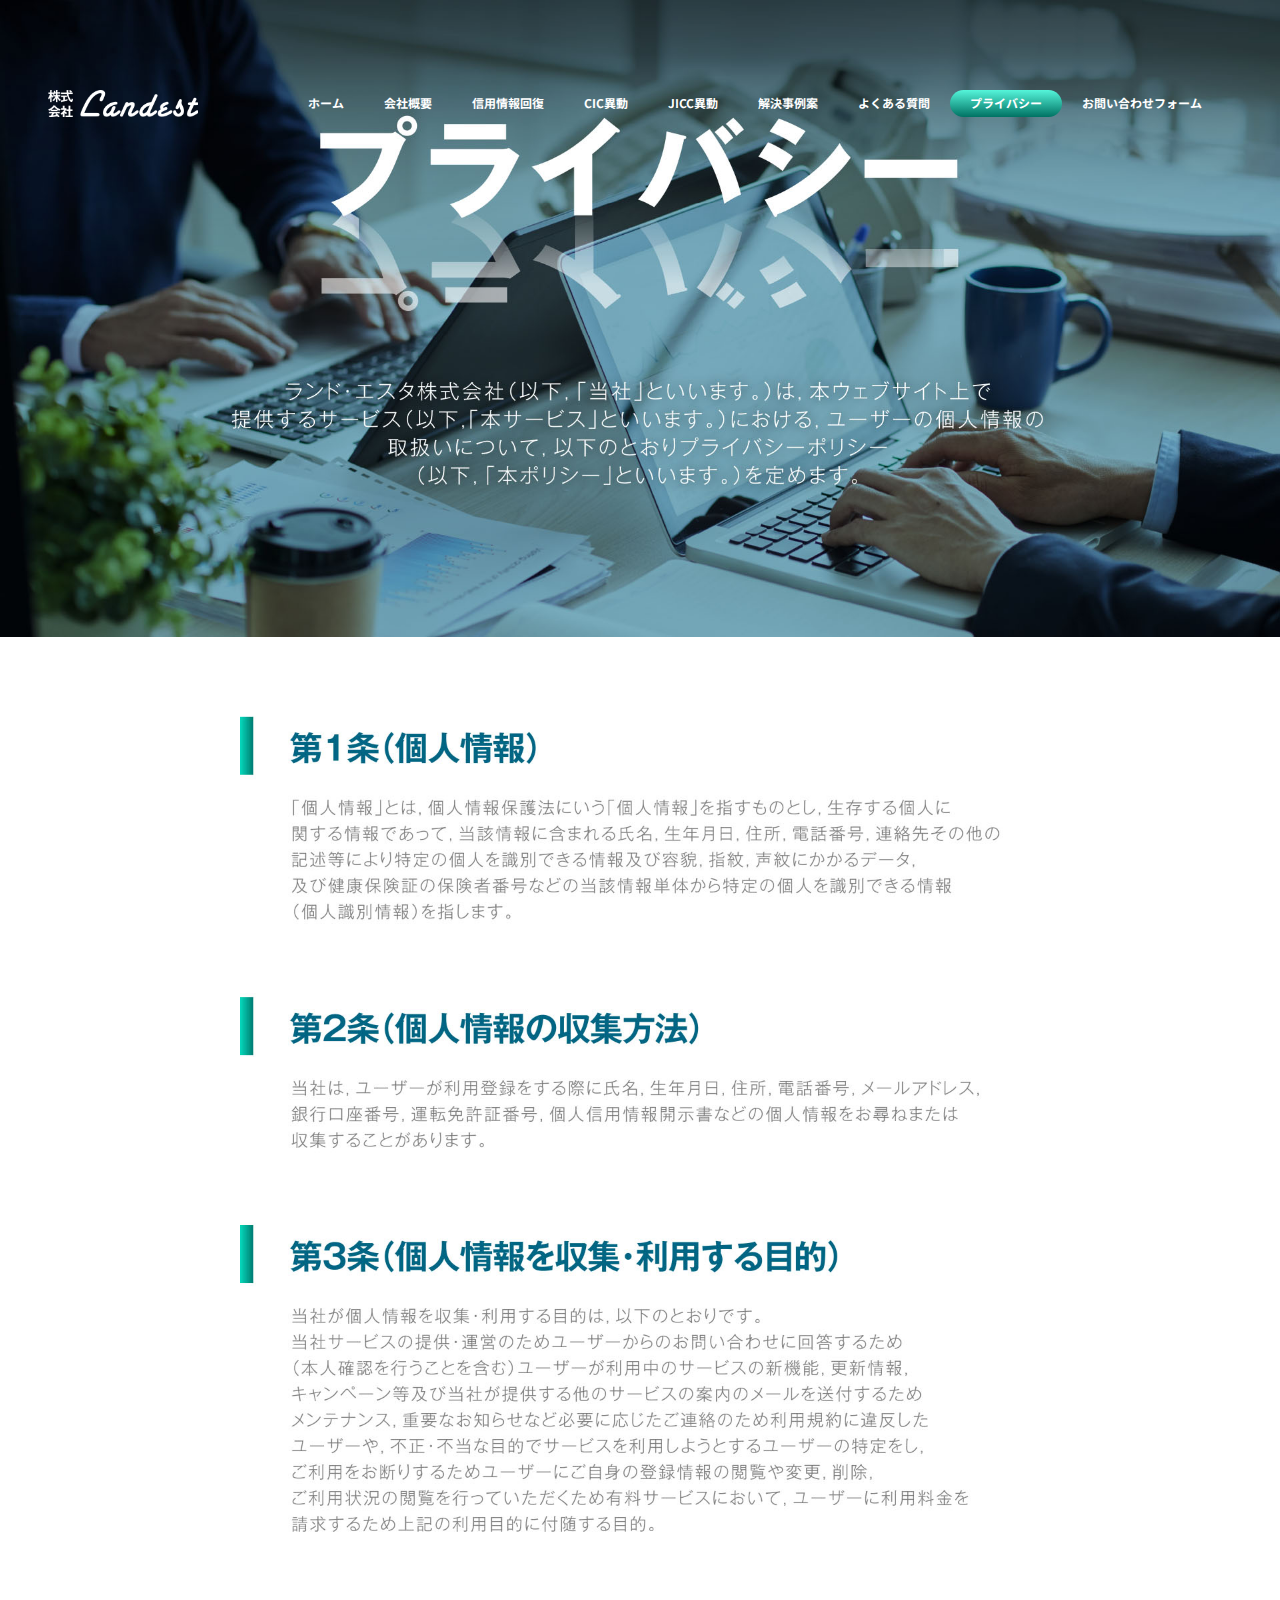
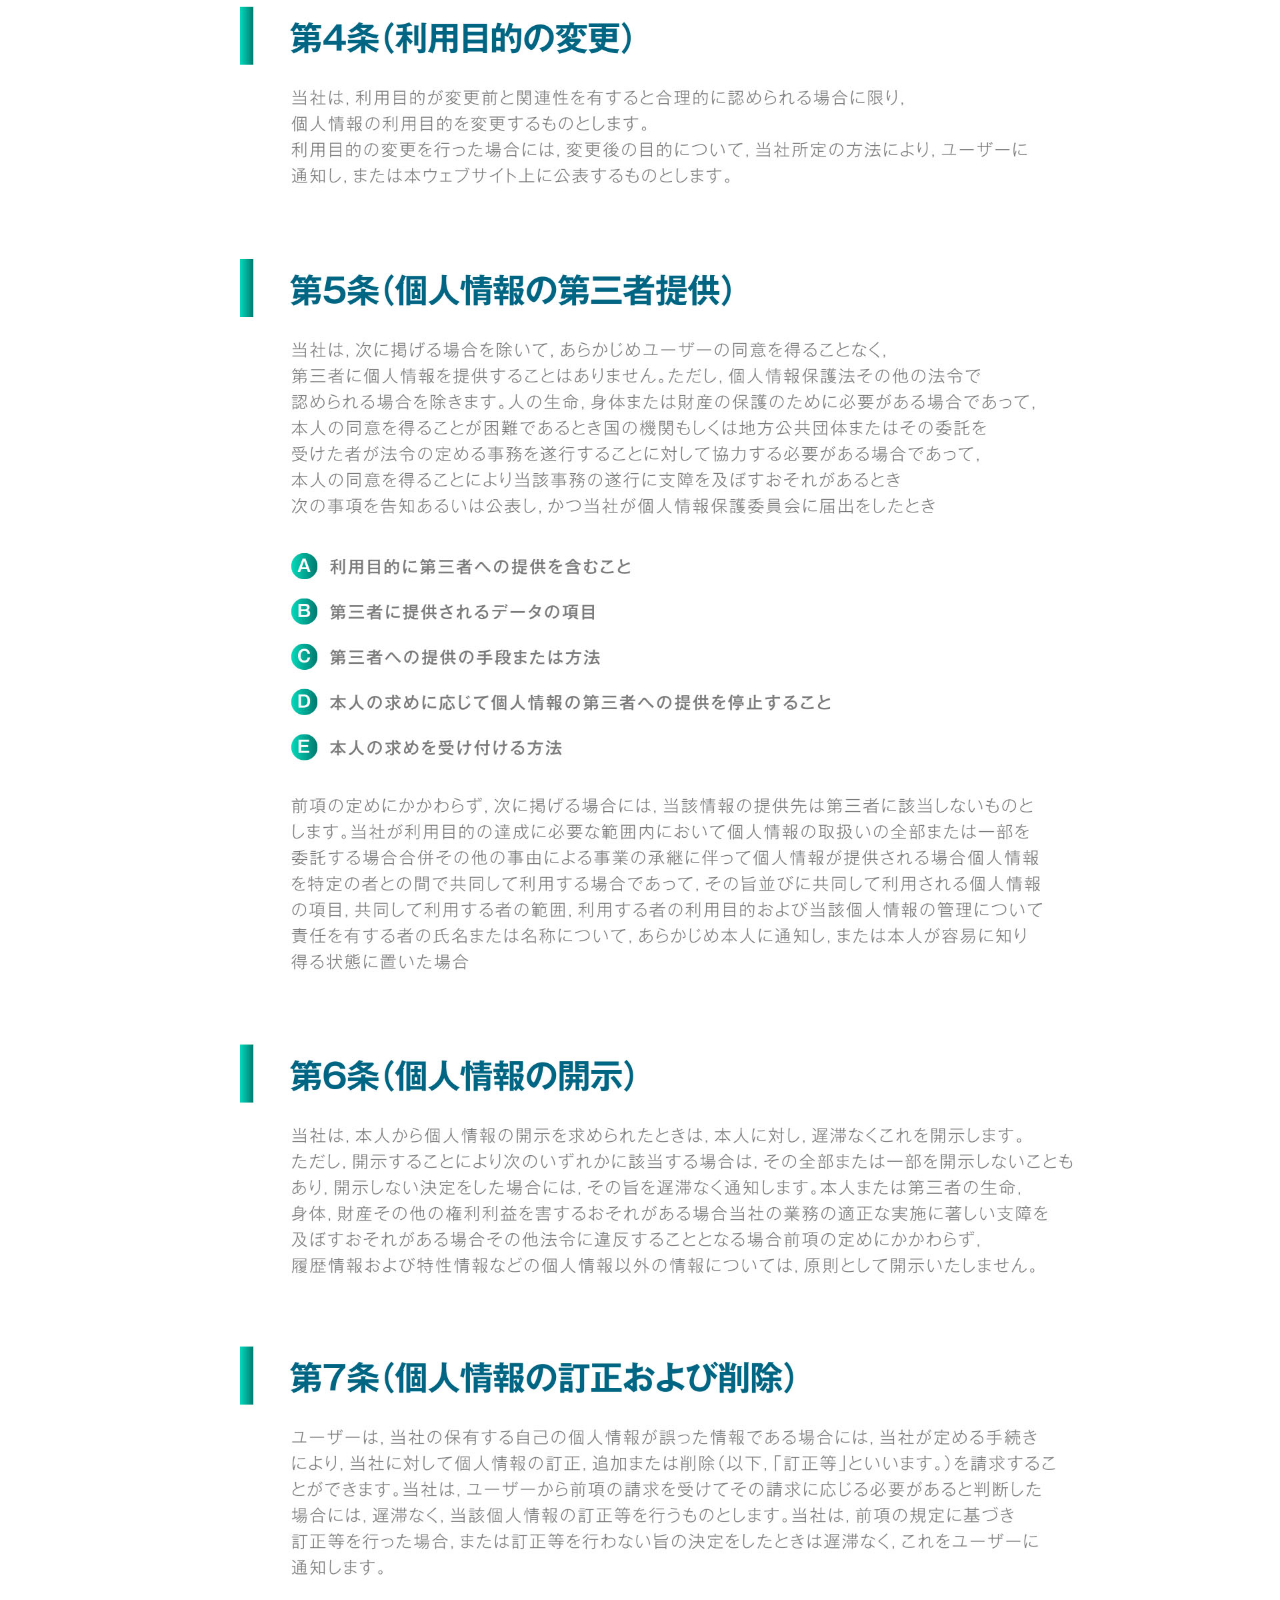
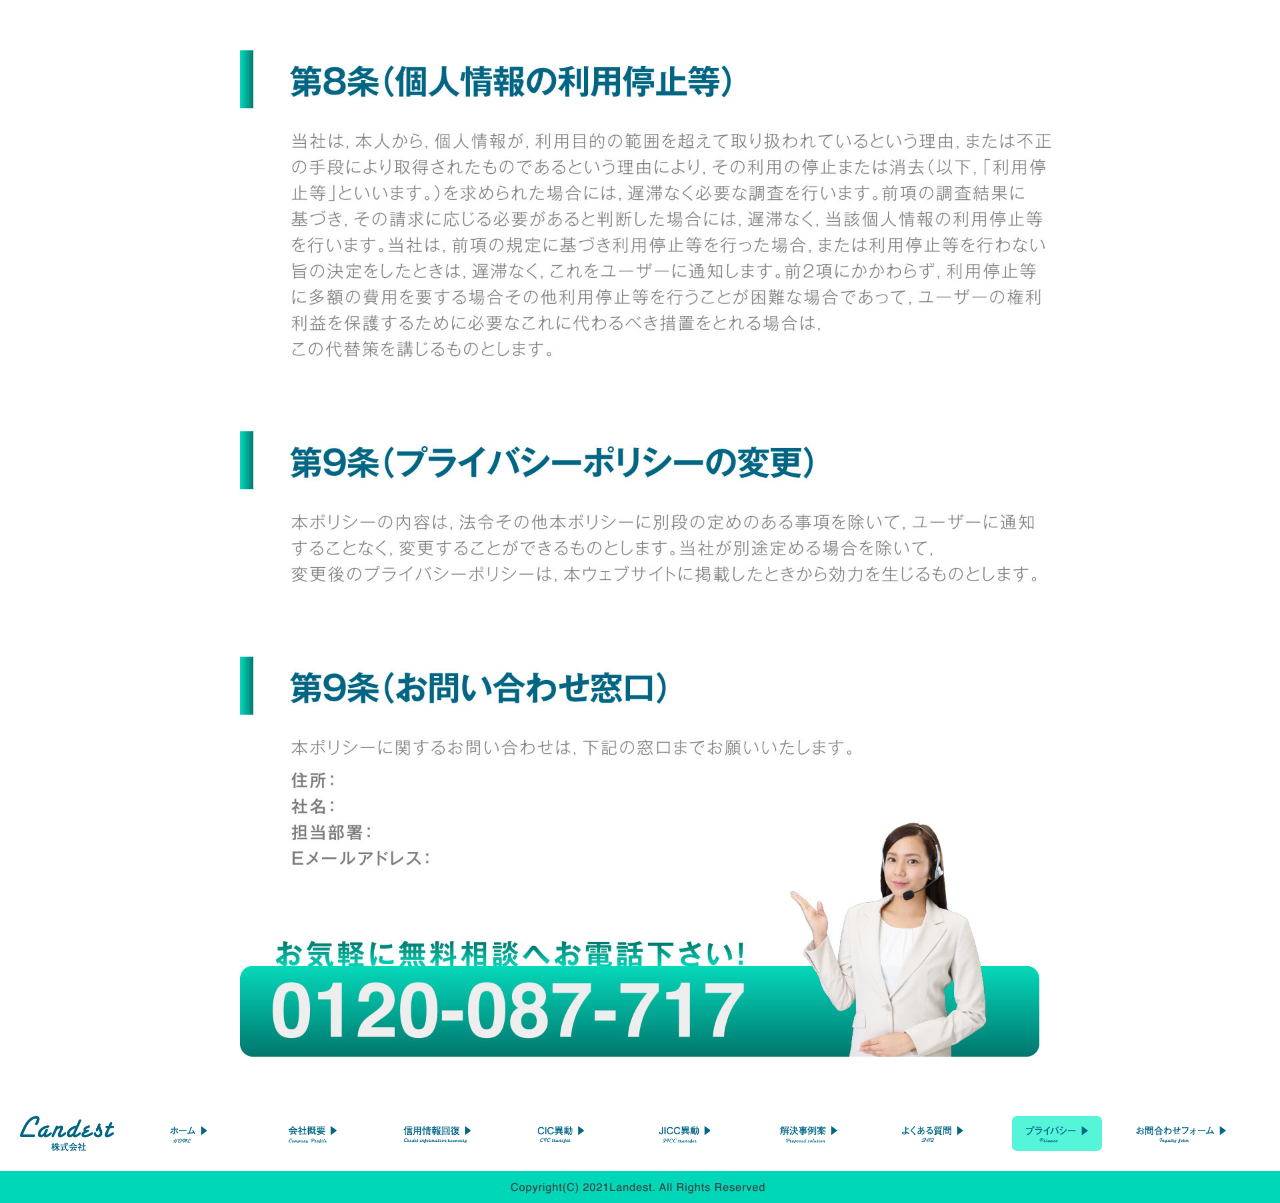
<file: private.html>
<!DOCTYPE html>
<html lang="en">

<head>
    <meta charset="UTF-8">
    <meta name="viewport" content="width=device-width, initial-scale=1.0">
    <meta http-equiv="X-UA-Compatible" content="ie=edge">
    <link
        href="https://fonts.googleapis.com/css2?family=Noto+Sans+JP:wght@500;700;900&family=Sawarabi+Gothic&display=swap"
        rel="stylesheet">
    <link rel="stylesheet" href="css/style.css">
    <link rel="stylesheet" href="css/menu.css">
    <title>株式会社Landest | プライバシー</title>
</head>

<body>
    <div class="container">
        <div class="b-img">
            <img src="img/private-top.jpg" alt="">
        </div>
        <div class="menu-wrap">
            <input type="checkbox" class="toggler">
            <div class="hamburger">
                <div></div>
            </div>
            <div class="menu">
                <div>
                    <div>
                        <ul>
                            <div class="logo"><img class="w200" src="img/logo.png" alt=""></div>
                            <div>
                                <li><a href="index.html">ホーム</a></li>
                                <li><a href="company.html">会社概要</a></li>
                                <li><a href="shin.html">信用情報回復</a></li>
                                <li><a href="cic.html">CIC異動</a></li>
                                <li><a href="jicc.html">JICC異動</a></li>
                                <li><a href="kaiketsu.html">解決事例案</a></li>
                                <li><a href="ask.html">よくある質問</a></li>
                                <li class="active"><a href="private.html">プライバシー</a></li>
                                <li><a href="contact.html">お問い合わせフォーム</a></li>
                            </div>
                        </ul>
                    </div>
                </div>
            </div>
        </div>
    </div>
    <div class="mid">
        <img src="img/private-img.jpg" alt="">

        <div class="footer-nav">
            <ul>
                <div class="f-logo">
                    <img src="img/f-logo.png" alt="">
                </div>
                <a href="index.html"><img src="img/f-1.png" alt=""></a>
                <a href="company.html"><img src="img/f-2.png" alt=""></a>
                <a href="shin.html"><img src="img/f-3.png" alt=""></a>
                <a href="cic.html"><img src="img/f-4.png" alt=""></a>
                <a href="jicc.html"><img src="img/f-5.png" alt=""></a>
                <a href="kaiketsu.html"><img src="img/f-6.png" alt=""></a>
                <a href="ask.html"><img src="img/f-7.png" alt=""></a>
                <a class="atv" href="private.html"><img src="img/f-8.png" alt=""></a>
                <a href="contact.html"><img src="img/f-9.png" alt=""></a>
            </ul>

        </div>
        <div class="footer">
            <img src="img/copy-right.jpg" alt="">
        </div>
    </div>
    </header>
</body>

</html>
</file>
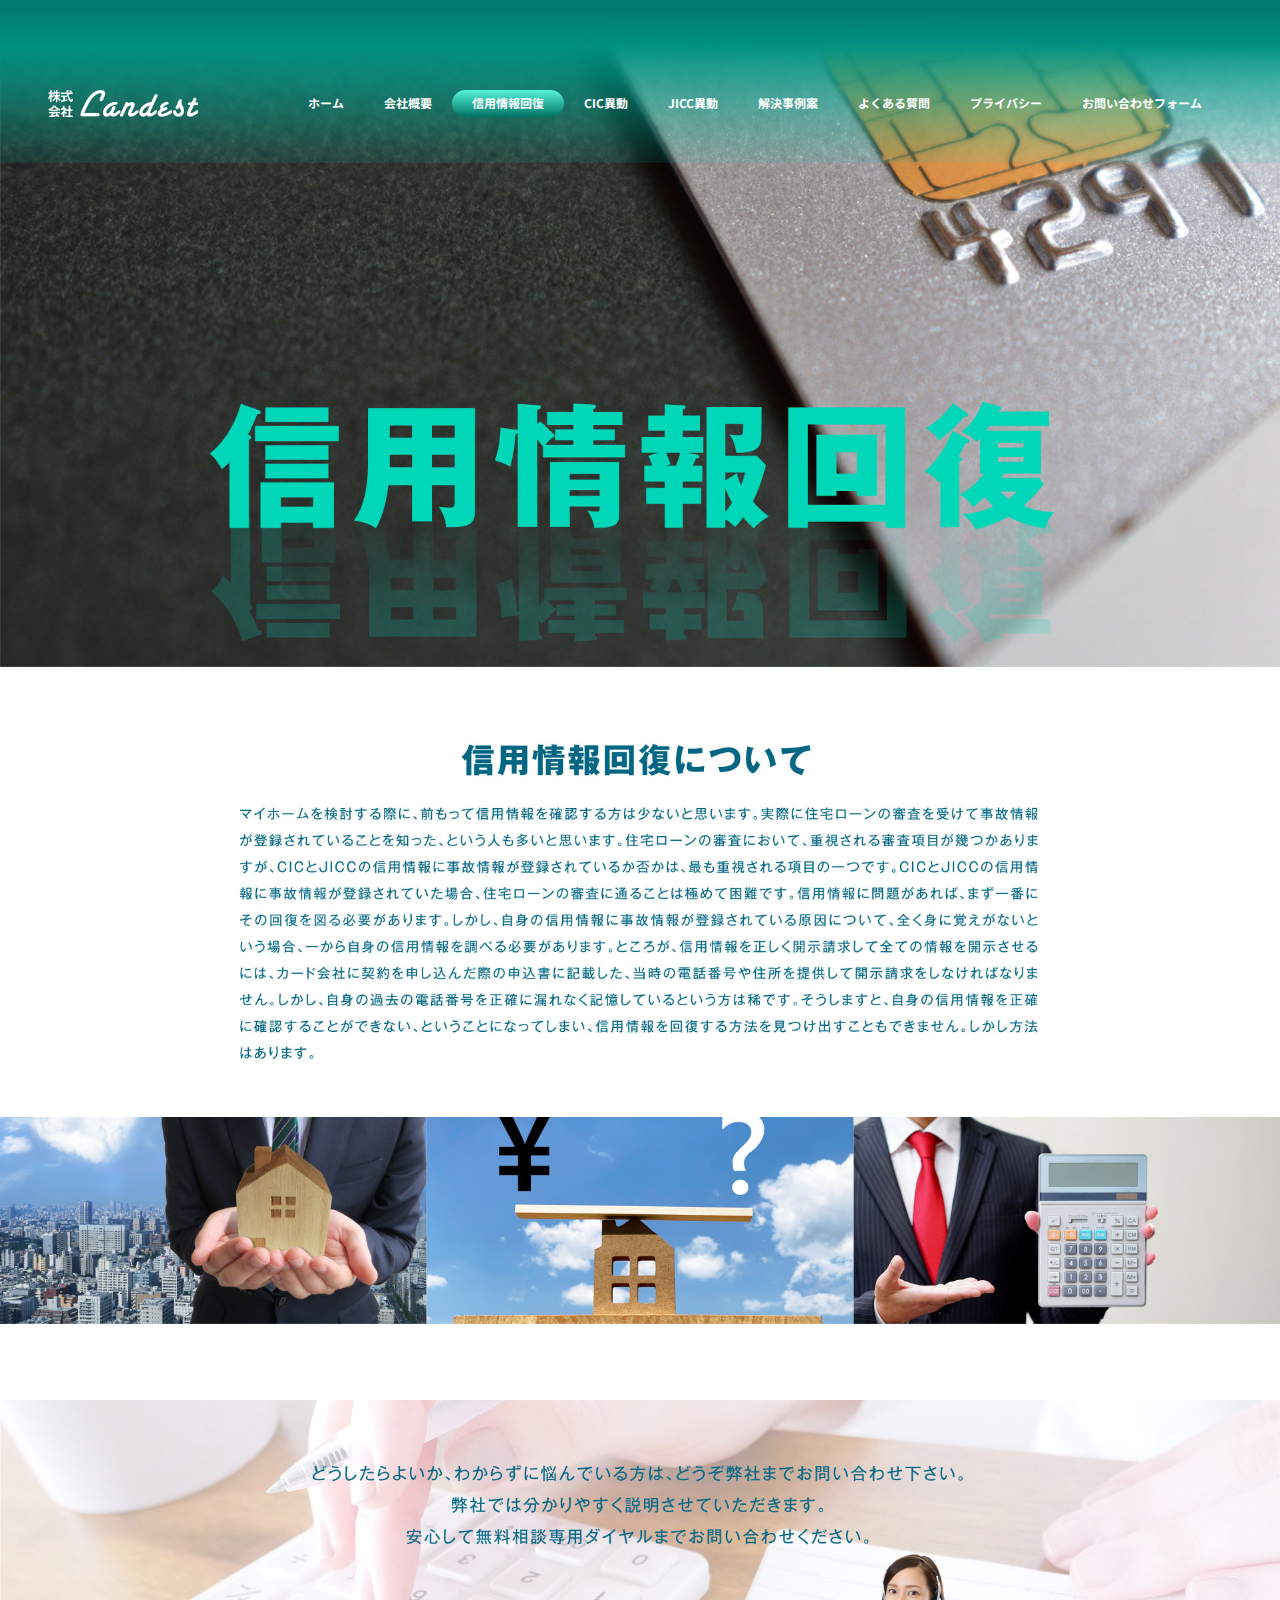
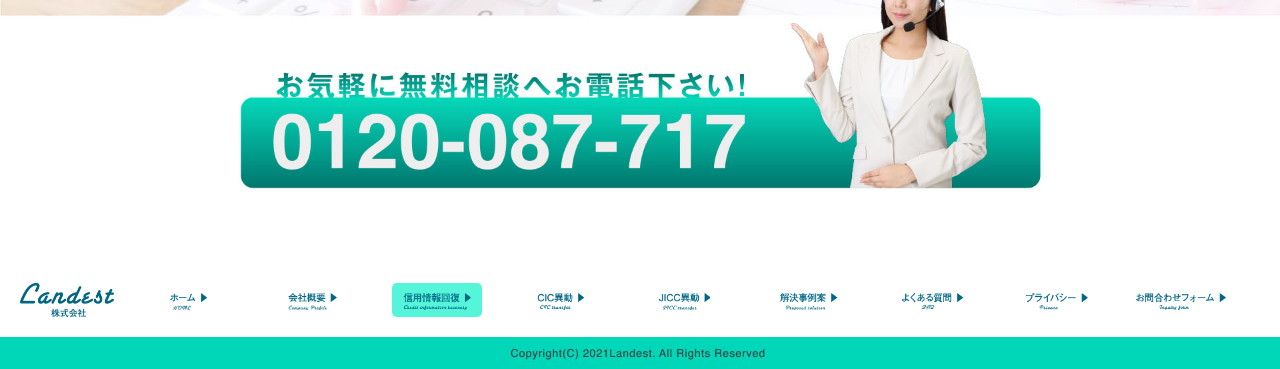
<file: shin.html>
<!DOCTYPE html>
<html lang="en">

<head>
    <meta charset="UTF-8">
    <meta name="viewport" content="width=device-width, initial-scale=1.0">
    <meta http-equiv="X-UA-Compatible" content="ie=edge">
    <link
        href="https://fonts.googleapis.com/css2?family=Noto+Sans+JP:wght@500;700;900&family=Sawarabi+Gothic&display=swap"
        rel="stylesheet">
    <link rel="stylesheet" href="css/style.css">
    <link rel="stylesheet" href="css/menu.css">
    <title>株式会社Landest | 信用情報回復</title>
</head>

<body>
    <div class="container">
        <div class="b-img">
            <img src="img/shin-top.jpg" alt="">
        </div>
        <div class="menu-wrap">
            <input type="checkbox" class="toggler">
            <div class="hamburger">
                <div></div>
            </div>
            <div class="menu">
                <div>
                    <div>
                        <ul>
                            <div class="logo"><img class="w200" src="img/logo.png" alt=""></div>
                            <div>
                                <li><a href="index.html">ホーム</a></li>
                                <li><a href="#">会社概要</a></li>
                                <li class="active"><a href="shin.html">信用情報回復</a></li>
                                <li><a href="cic.html">CIC異動</a></li>
                                <li><a href="jicc.html">JICC異動</a></li>
                                <li><a href="#">解決事例案</a></li>
                                <li><a href="#">よくある質問</a></li>
                                <li><a href="#">プライバシー</a></li>
                                <li><a href="#">お問い合わせフォーム</a></li>
                            </div>
                        </ul>
                    </div>
                </div>
            </div>
        </div>
    </div>
    <div class="mid">
        <img src="img/shin-img-1.jpg" alt="">
        <img src="img/shin-img-2.jpg" alt="">
        <img src="img/shin-img-3.jpg" alt="">

        <div class="footer-nav">
            <ul>
                <div class="f-logo">
                    <img src="img/f-logo.png" alt="">
                </div>
                <a href="index.html"><img src="img/f-1.png" alt=""></a>
                <a href=""><img src="img/f-2.png" alt=""></a>
                <a class="atv" href="shin.html"><img src="img/f-3.png" alt=""></a>
                <a href="cic.html"><img src="img/f-4.png" alt=""></a>
                <a href="jicc.html"><img src="img/f-5.png" alt=""></a>
                <a href=""><img src="img/f-6.png" alt=""></a>
                <a href=""><img src="img/f-7.png" alt=""></a>
                <a href="#"><img src="img/f-8.png" alt=""></a>
                <a href=""><img src="img/f-9.png" alt=""></a>
            </ul>

        </div>
        <div class="footer">
            <img src="img/copy-right.jpg" alt="">
        </div>
    </div>
    </header>
</body>

</html>
</file>
<file: css/style.css>
/* CORE STYLES */
:root {
  --primary-color: linear-gradient(to bottom, #007263, #cef5ee);
  --overlay-color: rgba(24, 51, 47, 0.85);
  --menu-speed: 0.75s;
}

* {
  margin: 0;
  padding: 0;
  box-sizing: border-box;
}

/* utility */
.w200{
  width: 150px;
}

body {
  font-family: 'Noto Sans JP', sans-serif;
  line-height: 1.4;
  overflow-x: hidden;
}



.container {
  width: 100%;
}
.container .b-img img{
  width: 100%;
}

.menu-wrap {
  top: 10%;
  position: absolute;
  padding:0 3rem;
}

.toggler {
  display: none;
}

.menu-wrap .menu > div > div > ul {
  display: grid;
  grid-template-columns: 1fr 4fr;
  align-items: center;
  width: 1200px;
  
}

.menu-wrap .menu > div > div > ul > div{
  display: flex;
}

.menu-wrap .menu > div > div > ul > div > li{
  list-style: none;
  padding: 0 20px;
  padding-bottom: 5px;
  text-align: center;
  border-radius: 15px;
  transition: .5s ease-in-out;
}

.menu-wrap .menu > div > div > ul > div > li:hover{
  background: linear-gradient(to top, #007263, #55f5da);
}

.active{
  background: linear-gradient(to top, #007263, #55f5da);
}

.menu-wrap .menu > div > div > ul > div > li a{
  text-decoration: none;
  font-family: 'Noto Sans JP', sans-serif;
  font-weight: 700;
  font-size: 12px;
  color: #fff;
}

.mid img{
  display: grid;
  grid-template-rows: auto;
  width: 100%;
}

/* buttons */

.img-3 {
  display: grid;
  grid-template-columns: auto auto;
}

.p-2{
  position: relative;
}

.p-1 {
  position: relative;
}

.p-2 a {
  position: absolute;
  width: 150px;
  top: 75%;
  left: 20%;
}

.p-2 a:hover {
  width: 160px;
}

.img-4 {
  display: grid;
  grid-template-columns: auto auto;
}

.p-4{
  position: relative;
}

.p-3 {
  position: relative;
}

.p-4 a {
  position: absolute;
  width: 150px;
  top: 75%;
  right: 20%;
}

.p-4 a:hover {
  width: 160px;
}

.footer-nav{
  align-items: center;
}

.footer-nav ul{
  display: grid;
  grid-template-columns: repeat(10 , 1fr);
  justify-content: center;
  padding: 20px;
}

.footer-nav ul a{
  padding-top: 10px;
  width: 90px;
}

.footer-nav ul a:hover{
  background: #55f5da;
  padding: 0 1px;
  border-radius: 5px;
}

.atv{
  background: #55f5da;
  border-radius: 5px;
}

.footer-nav ul .f-logo img{
  padding-right: 30px;
}
</file>
<file: css/menu.css>
@media screen and (max-width: 900px){
/* MENU STYLES */
.menu-wrap {
    position: fixed;
    top: 0;
    right: 0;
    z-index: 1;
  }
  
  .menu-wrap .toggler {
    display: block;
    position: absolute;
    top: 0;
    right: 0;
    z-index: 2;
    cursor: pointer;
    width: 50px;
    height: 50px;
    opacity: 0;
  }
  
  .menu-wrap .hamburger {
    position: absolute;
    top: 0;
    right: 0;
    z-index: 1;
    width: 60px;
    height: 60px;
    padding: 1rem;
    background: var(--primary-color);
    display: flex;
    align-items: center;
    justify-content: center;
  }
  
  /* Hamburger Line */
  .menu-wrap .hamburger > div {
    position: relative;
    flex: none;
    width: 100%;
    height: 2px;
    background: #fff;
    display: flex;
    align-items: center;
    justify-content: center;
    transition: all 0.4s ease;
  }
  
  /* Hamburger Lines - Top & Bottom */
  .menu-wrap .hamburger > div::before,
  .menu-wrap .hamburger > div::after {
    content: '';
    position: absolute;
    z-index: 1;
    top: -10px;
    width: 100%;
    height: 2px;
    background: inherit;
  }
  
  /* Moves Line Down */
  .menu-wrap .hamburger > div::after {
    top: 10px;
  }
  
  /* Toggler Animation */
  .menu-wrap .toggler:checked + .hamburger > div {
    transform: rotate(135deg);
  }
  
  /* Turns Lines Into X */
  .menu-wrap .toggler:checked + .hamburger > div:before,
  .menu-wrap .toggler:checked + .hamburger > div:after {
    top: 0;
    transform: rotate(90deg);
  }
  
  /* Rotate On Hover When Checked */
  .menu-wrap .toggler:checked:hover + .hamburger > div {
    transform: rotate(225deg);
  }
  
  /* Show Menu */
  .menu-wrap .toggler:checked ~ .menu {
    visibility: visible;
  }
  
  .menu-wrap .toggler:checked ~ .menu > div {
    transform: scale(1);
    transition-duration: var(--menu-speed);
  }
  
  .menu-wrap .toggler:checked ~ .menu > div > div {
    opacity: 1;
    transition:  opacity 0.4s ease 0.4s;
  }
  
  .menu-wrap .menu {
    position: fixed;
    top: 0;
    left: 0;
    width: 100%;
    height: 100%;
    visibility: hidden;
    overflow: hidden;
    display: flex;
    align-items: center;
    justify-content: center;
  }
  
  .menu-wrap .menu > div {
    background: var(--overlay-color);
    border-radius: 50%;
    width: 300vw;
    height: 300vw;
    display: flex;
    flex: none;
    align-items: center;
    justify-content: center;
    transform: scale(0);
    transition: all 0.4s ease;
  }
  
  .menu-wrap .menu > div > div {
    text-align: center;
    max-width: 90vw;
    max-height: 100vh;
    opacity: 0;
    transition: opacity 0.4s ease;
  }
  
  .menu-wrap .menu > div > div > ul > li {
    list-style: none;
    color: #fff;
    font-size: 1.5rem;
    padding: 1rem;
  }
  
  .menu-wrap .menu > div > div > ul > li > a {
    color: inherit;
    text-decoration: none;
    transition: color 0.4s ease;
  }

  .menu-wrap .menu > div > div > ul > div{
    display: block;
  }

  .menu-wrap .menu > div > div > ul {
    display: grid;
    grid-template-columns: auto;
    grid-gap: 40px;
    align-items: center;
    width: 250px;
  }

  .menu-wrap .menu > div > div > ul > div > li a{
    font-size: 20px;
    color: rgb(227, 252, 250);
  }

  .menu-wrap .menu > div > div > ul > div > li{
    list-style: none;
    padding: 5px 20px;
    border-radius: 15px;
    transition: .5s ease-in-out;
  }

  .w200{
    width: 250px;
  }
/* button */
.p-2 a {
    width: 50px;
}

.p-2 a:hover{
    width: 55px;
}

.p-4 a {
    width: 50px;
  }

.p-4 a:hover{
    width: 55px;
}
  


  .footer-nav ul{
    display: grid;
    grid-template-columns: repeat(4 , 1fr);
  }

  .footer-nav ul .f-logo:nth-child(1) {
      grid-row-start: span 3;
      
  }
}
</file>
